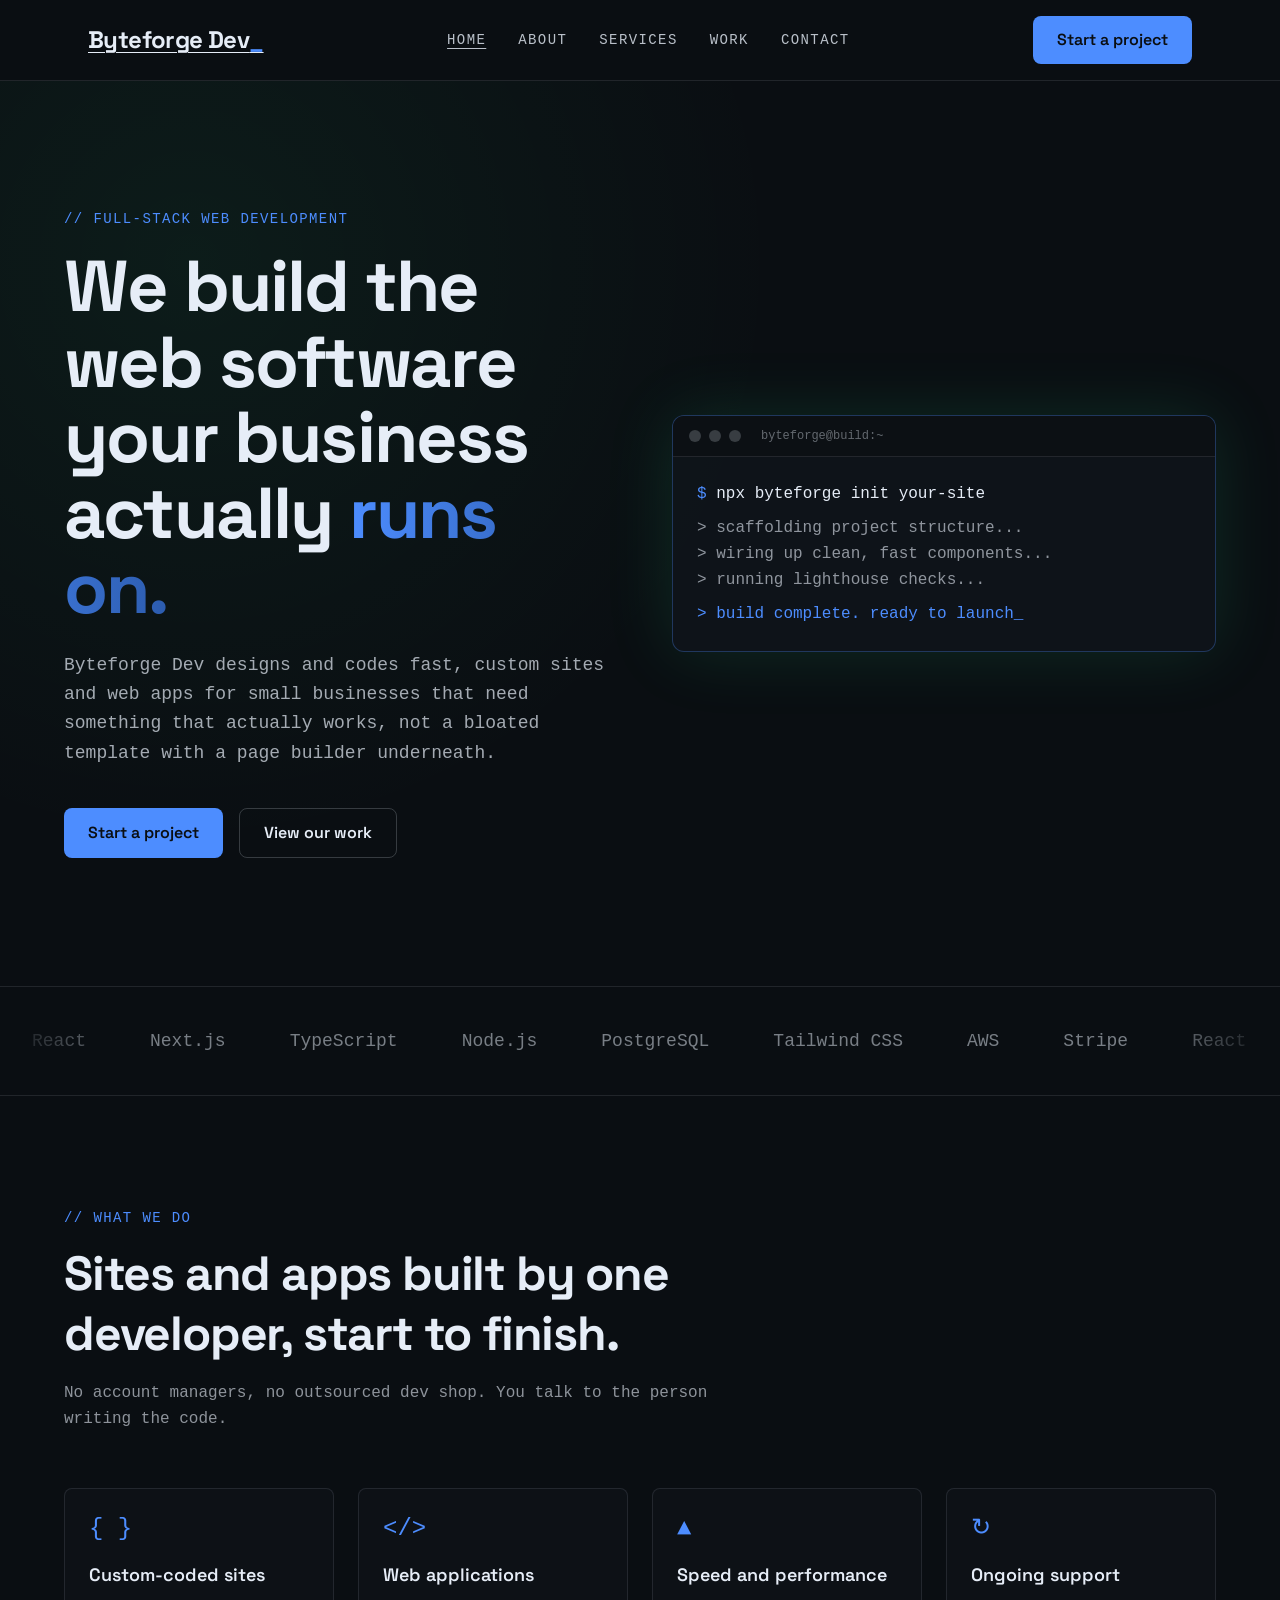
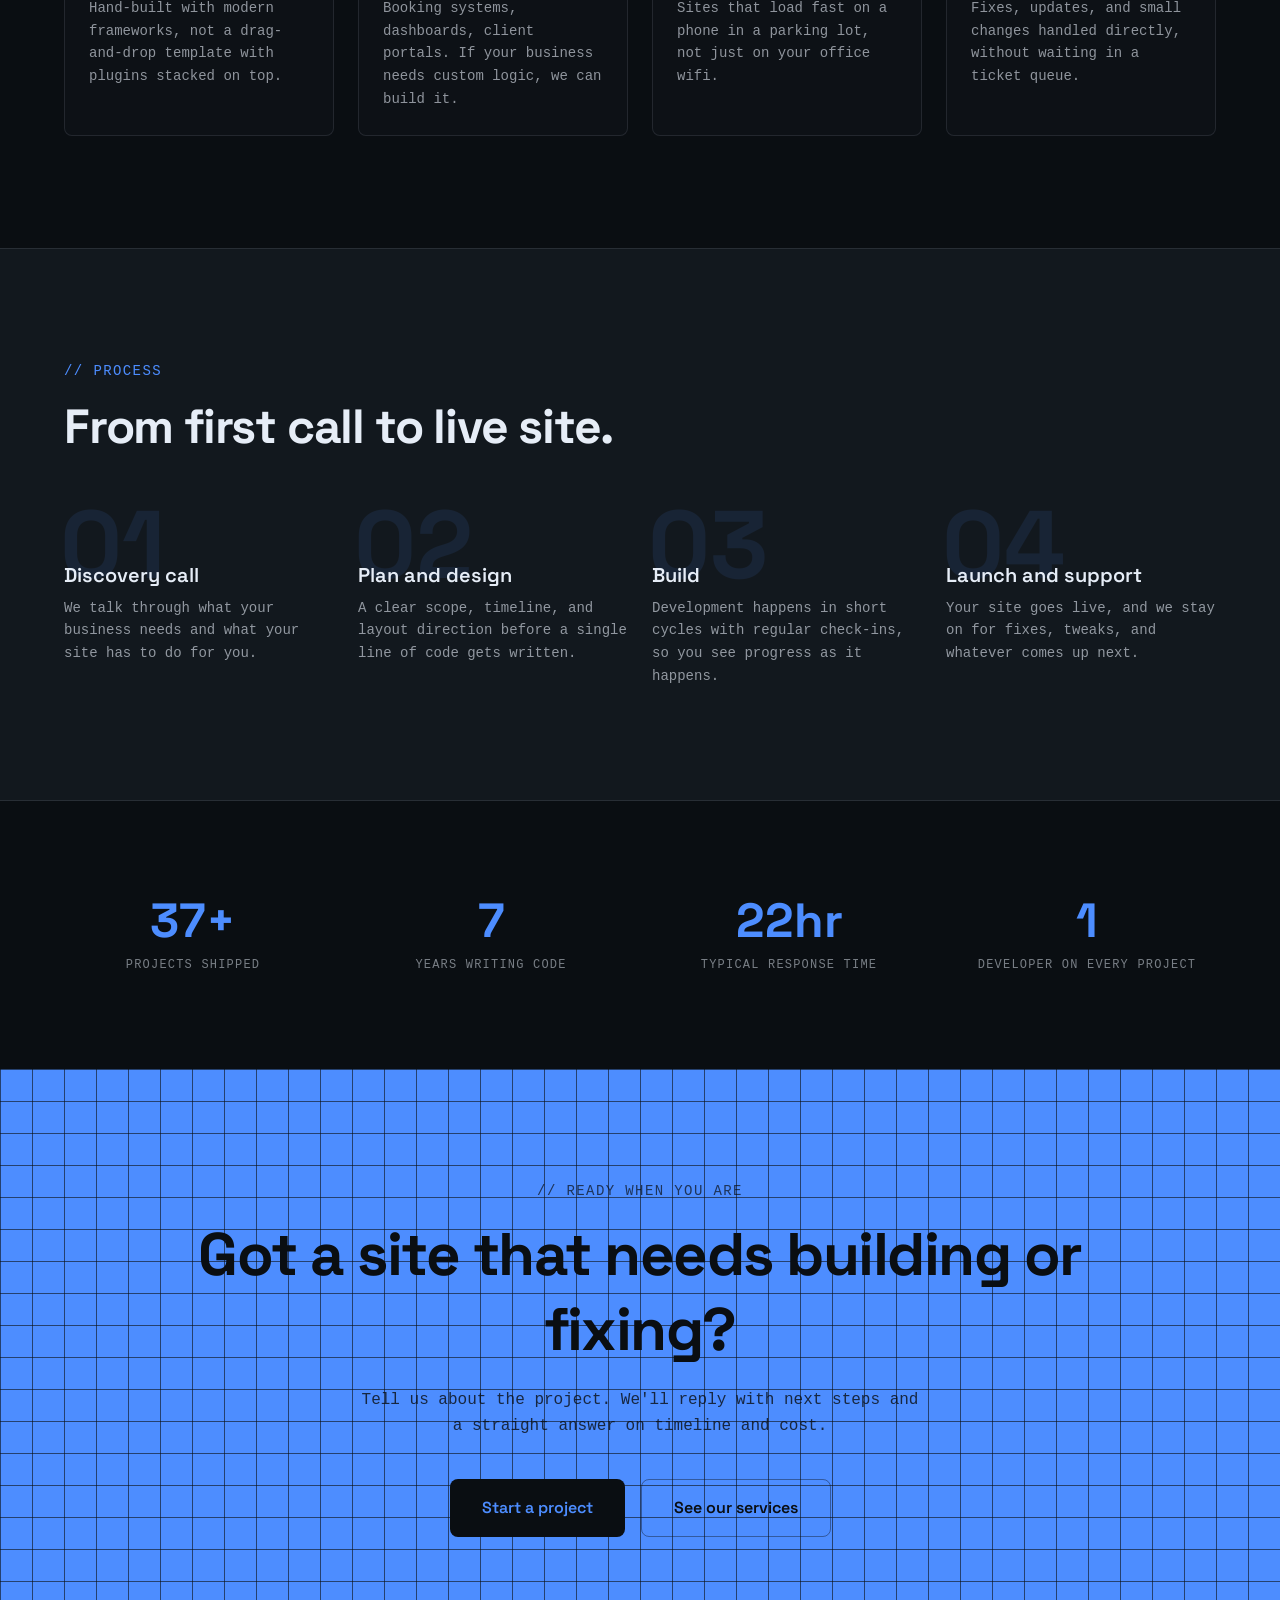
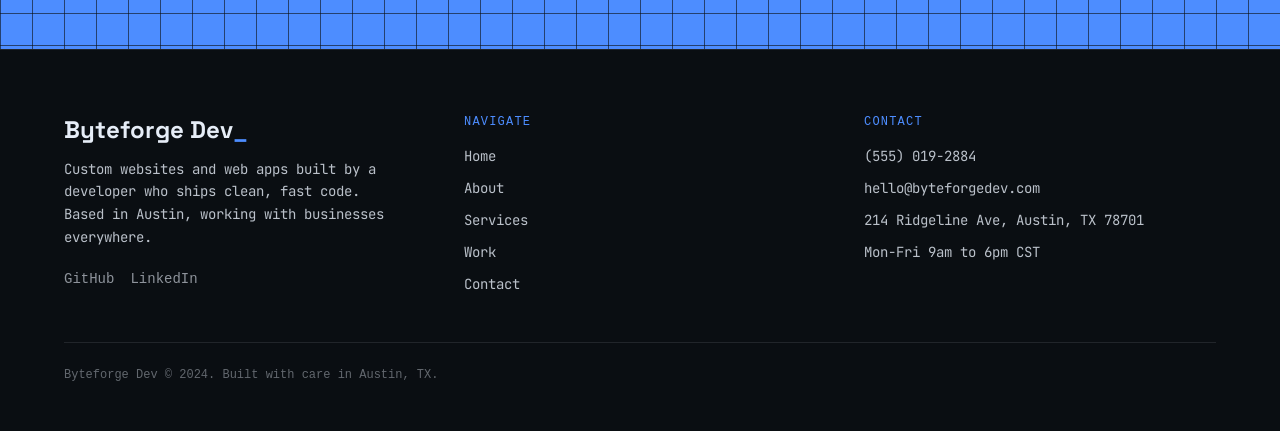
<file: index.html>
<!DOCTYPE html>
<html lang="en">
<head>
<meta charset="utf-8">
<meta name="viewport" content="width=device-width, initial-scale=1">
<title>Byteforge Dev | Custom Web Development That Ships</title>
<meta name="description" content="Byteforge Dev builds fast, custom websites and web applications for businesses that need software they can actually run on. Clean code, honest timelines, no bloat.">
<link rel="canonical" href="https://byteforge-dev-3bdc.sites.tibly.ai/">
<meta property="og:type" content="website">
<meta property="og:url" content="https://byteforge-dev-3bdc.sites.tibly.ai/">
<meta property="og:site_name" content="Byteforge Dev">
<meta property="og:title" content="Byteforge Dev | Custom Web Development That Ships">
<meta property="og:description" content="Byteforge Dev builds fast, custom websites and web applications for businesses that need software they can actually run on. Clean code, honest timelines, no bloat.">
<meta name="twitter:card" content="summary_large_image">
<link rel="icon" href="/favicon.svg" type="image/svg+xml">
<link rel="preconnect" href="https://fonts.googleapis.com">
<link rel="preconnect" href="https://fonts.gstatic.com" crossorigin>
<link href="https://fonts.googleapis.com/css2?family=Space+Grotesk:wght@400;500;600;700&family=JetBrains+Mono:wght@400;500;600&display=swap" rel="stylesheet">
<style>details[open] > *:not(summary){animation:tibly-acc .35s ease}@keyframes tibly-acc{from{opacity:0;transform:translateY(-4px)}}</style>
<style>@media (prefers-reduced-motion:no-preference){.tibly-fx{opacity:0;transform:translateY(24px);transition:opacity .7s ease,transform .7s ease}.tibly-fx.tibly-fx-in{opacity:1;transform:none}}</style>
<script>addEventListener('DOMContentLoaded',function(){if(!('IntersectionObserver' in window))return;var io=new IntersectionObserver(function(es){es.forEach(function(en){if(en.isIntersecting){en.target.classList.add('tibly-fx-in');io.unobserve(en.target)}})},{rootMargin:'0px 0px -8% 0px'});document.querySelectorAll('section[data-block] > *').forEach(function(el){if(el.getBoundingClientRect().top>innerHeight){el.classList.add('tibly-fx');io.observe(el)}})});</script>
<style>.tibly-ba{position:relative;overflow:hidden;--ba:50%}.tibly-ba>img{display:block;width:100%;height:100%;object-fit:cover}.tibly-ba .tibly-ba-before{position:absolute;inset:0;clip-path:inset(0 calc(100% - var(--ba)) 0 0)}.tibly-ba .tibly-ba-before img{display:block;width:100%;height:100%;object-fit:cover}.tibly-ba::after{content:'';position:absolute;top:0;bottom:0;left:var(--ba);width:2px;margin-left:-1px;background:#fff;box-shadow:0 0 6px rgba(0,0,0,.55);pointer-events:none;z-index:1}.tibly-ba::before{content:'';position:absolute;top:50%;left:var(--ba);width:44px;height:44px;transform:translate(-50%,-50%);border-radius:9999px;background:rgba(0,0,0,.75) url("data:image/svg+xml,%3Csvg%20xmlns='http://www.w3.org/2000/svg'%20viewBox='0%200%2024%2024'%20fill='%23fff'%3E%3Cpath%20d='M9%206l-6%206%206%206zM15%206l6%206-6%206z'/%3E%3C/svg%3E") center/22px 22px no-repeat;border:2px solid #fff;box-shadow:0 2px 8px rgba(0,0,0,.4);pointer-events:none;z-index:1}.tibly-ba input[type=range]{position:absolute;inset:0;width:100%;height:100%;margin:0;opacity:0;cursor:ew-resize;-webkit-appearance:none;appearance:none;touch-action:none;z-index:2}[data-lightbox]{cursor:zoom-in}.tibly-lb{position:fixed;inset:0;z-index:9999;background:rgba(0,0,0,.92);display:flex;align-items:center;justify-content:center;cursor:zoom-out;padding:24px}.tibly-lb img{max-width:100%;max-height:100%;object-fit:contain}</style>
<script>document.addEventListener('input',function(e){var t=e.target;if(!t||t.type!=='range')return;var c=t.closest&&t.closest('.tibly-ba');if(c)c.style.setProperty('--ba',t.value+'%')});document.addEventListener('click',function(e){var im=e.target.closest&&e.target.closest('[data-lightbox]');if(!im||!(im.currentSrc||im.src))return;e.preventDefault();var o=document.createElement('div');o.className='tibly-lb';var big=document.createElement('img');big.src=im.currentSrc||im.src;big.alt=im.alt||'';o.appendChild(big);o.addEventListener('click',function(){o.remove()});document.addEventListener('keydown',function esc(ev){if(ev.key==='Escape'){o.remove();document.removeEventListener('keydown',esc)}});document.body.appendChild(o)});document.addEventListener('click',function(e){var x=e.target.closest&&e.target.closest('[data-announce-close]');if(!x)return;var b=x.closest('[data-announce]');if(b){b.style.display='none';try{sessionStorage.setItem('tibly-announce','1')}catch(_){}}});addEventListener('DOMContentLoaded',function(){try{if(sessionStorage.getItem('tibly-announce')==='1'){var b=document.querySelector('[data-announce]');if(b)b.style.display='none'}}catch(_){}if('IntersectionObserver' in window&&!matchMedia('(prefers-reduced-motion:reduce)').matches){var els=document.querySelectorAll('[data-count]');if(els.length){var io=new IntersectionObserver(function(es){es.forEach(function(en){if(!en.isIntersecting)return;io.unobserve(en.target);var el=en.target,s=el.textContent||'',m=s.match(/[\d,]*\d(?:\.\d+)?/);if(!m)return;var raw=m[0],num=parseFloat(raw.replace(/,/g,''));if(!isFinite(num))return;var pre=s.slice(0,m.index),post=s.slice(m.index+raw.length),grp=raw.indexOf(',')>=0,dec=(raw.split('.')[1]||'').length,t0=performance.now();requestAnimationFrame(function tick(now){var p=Math.min((now-t0)/1400,1);p=1-Math.pow(1-p,3);var v=(num*p).toFixed(dec);if(grp)v=Number(v).toLocaleString('en-US',{minimumFractionDigits:dec});el.textContent=pre+v+post;if(p<1)requestAnimationFrame(tick)})})},{rootMargin:'0px 0px -10% 0px'});els.forEach(function(el){io.observe(el)})}}var badge=document.querySelector('[data-tibly-open]');if(badge){var src=document.querySelector('[data-tibly-field="hours"]');var txt=(src&&src.textContent||'').toLowerCase();var days=['sun','mon','tue','wed','thu','fri','sat'];var toMin=function(h,mm,ap){h=+h;mm=+(mm||0);if(ap==='pm'&&h!==12)h+=12;if(ap==='am'&&h===12)h=0;return h*60+mm};var spans=[];var re=/(sun|mon|tue|wed|thu|fri|sat|daily|every ?day)[a-z]*\s*(?:[-\u2013\u2014]\s*(sun|mon|tue|wed|thu|fri|sat)[a-z]*)?\s*:?\s*(\d{1,2})(?::(\d{2}))?\s*(am|pm)?\s*[-\u2013\u2014]\s*(\d{1,2})(?::(\d{2}))?\s*(am|pm)?/g,mm;while((mm=re.exec(txt))){var d1=mm[1].slice(0,3),d2=mm[2],ap1=mm[5]||(mm[8]==='pm'&&+mm[3]<=+mm[6]?'am':mm[8]),o=toMin(mm[3],mm[4],ap1),c=toMin(mm[6],mm[7],mm[8]);var from=d1==='dai'||d1==='eve'?0:days.indexOf(d1),to=d2?days.indexOf(d2.slice(0,3)):(d1==='dai'||d1==='eve'?6:from);if(from<0)continue;for(var d=from;;d=(d+1)%7){spans.push([d,o,c]);if(d===to)break}}if(spans.length){var now=new Date(),cur=now.getDay(),min=now.getHours()*60+now.getMinutes();var open=spans.some(function(s){return s[0]===cur&&min>=s[1]&&min<s[2]});badge.textContent=open?(badge.getAttribute('data-open-text')||'Open now'):(badge.getAttribute('data-closed-text')||'Closed now');badge.setAttribute('data-state',open?'open':'closed');badge.hidden=false}}});</script>
<style>header a[aria-current="page"]:not(:has(img,svg)){text-decoration:underline;text-underline-offset:4px;text-decoration-thickness:1px}</style>
<link rel="stylesheet" href="/styles.css?v=9ce3352d">
</head>
<body>
<!-- block:header -->
<header class="relative bg-surface border-b border-ink/10">
  <div class="mx-auto max-w-6xl px-4 sm:px-6">
    <input type="checkbox" id="nav-open" class="peer sr-only">
    <div class="flex items-center justify-between h-16 md:h-20">
      <a href="/" class="font-display text-xl md:text-2xl font-bold text-ink tracking-tight" aria-current="page">
        <span data-tibly-field="business-name">Byteforge Dev</span><span class="text-brand-400">_</span>
      </a>
      <nav class="hidden md:flex items-center gap-8 font-mono text-sm uppercase tracking-widest text-ink/80">
        <a href="/" class="hover:text-brand-400 transition-colors duration-200" aria-current="page">Home</a>
        <a href="/about" class="hover:text-brand-400 transition-colors duration-200">About</a>
        <a href="/services" class="hover:text-brand-400 transition-colors duration-200">Services</a>
        <a href="/work" class="hover:text-brand-400 transition-colors duration-200">Work</a>
        <a href="/contact" class="hover:text-brand-400 transition-colors duration-200">Contact</a>
      </nav>
      <a href="/contact" class="hidden md:inline-flex btn">Start a project</a>
      <label for="nav-open" class="md:hidden cursor-pointer flex flex-col gap-1.5 w-7" aria-label="Menu">
        <span class="block h-0.5 w-full bg-ink"></span>
        <span class="block h-0.5 w-full bg-ink"></span>
        <span class="block h-0.5 w-full bg-ink"></span>
      </label>
    </div>
  </div>

  <div class="hidden peer-checked:flex md:hidden fixed inset-0 z-50 flex-col bg-surface">
    <div class="flex items-center justify-between px-4 sm:px-6 h-16 border-b border-ink/10">
      <span class="font-display text-xl font-bold text-ink"><span data-tibly-field="business-name">Byteforge Dev</span><span class="text-brand-400">_</span></span>
      <label for="nav-open" aria-label="Close" class="cursor-pointer text-ink text-3xl leading-none">&times;</label>
    </div>
    <nav class="flex-1 flex flex-col items-start justify-center gap-6 px-8 font-display text-3xl">
      <a href="/" class="text-ink hover:text-brand-400 transition-colors duration-200" aria-current="page">Home</a>
      <a href="/about" class="text-ink hover:text-brand-400 transition-colors duration-200">About</a>
      <a href="/services" class="text-ink hover:text-brand-400 transition-colors duration-200">Services</a>
      <a href="/work" class="text-ink hover:text-brand-400 transition-colors duration-200">Work</a>
      <a href="/contact" class="text-ink hover:text-brand-400 transition-colors duration-200">Contact</a>
    </nav>
    <div class="p-8">
      <a href="/contact" class="btn w-full">Start a project</a>
    </div>
  </div>
</header>
<!-- /block:header -->
<!-- block:split-hero -->
<section class="relative bg-surface overflow-hidden py-20 md:py-32 px-4 sm:px-6" data-block="split-hero">
  <div class="absolute inset-0 bg-[radial-gradient(circle_at_15%_20%,rgba(51,255,153,0.06),transparent_45%)] pointer-events-none"></div>
  <div class="relative mx-auto max-w-6xl grid grid-cols-1 md:grid-cols-2 gap-16 items-center">
    <div>
      <p class="font-mono text-sm uppercase tracking-widest text-brand-400 mb-5">// full-stack web development</p>
      <h1 class="font-display text-4xl md:text-6xl lg:text-7xl font-bold leading-[1.05] tracking-tight text-ink">
        We build the web software your business actually
        <span class="bg-gradient-to-r from-brand-400 to-brand-600 bg-clip-text text-transparent">runs on.</span>
      </h1>
      <p class="mt-6 font-mono text-base md:text-lg text-ink/70 max-w-prose leading-relaxed">
        <span data-tibly-field="business-name">Byteforge Dev</span> designs and codes fast, custom sites and web apps for small businesses that need something that actually works, not a bloated template with a page builder underneath.
      </p>
      <div class="mt-10 flex flex-wrap gap-4">
        <a href="/contact" class="btn">Start a project</a>
        <a href="/work" class="btn-secondary">View our work</a>
      </div>
    </div>

    <div class="mx-6 sm:mx-8 md:mx-0">
      <div class="rounded-lg border border-brand-400/30 bg-brand-900/60 shadow-[0_0_70px_rgba(51,255,153,0.12)] overflow-hidden">
        <div class="flex items-center gap-2 px-4 py-3 border-b border-ink/10 bg-surface/60">
          <span class="w-3 h-3 rounded-full bg-ink/20"></span>
          <span class="w-3 h-3 rounded-full bg-ink/20"></span>
          <span class="w-3 h-3 rounded-full bg-ink/20"></span>
          <span class="ml-3 font-mono text-xs text-ink/40">byteforge@build:~</span>
        </div>
        <div class="p-6 font-mono text-sm md:text-base leading-relaxed">
          <p><span class="text-brand-400">$</span> <span class="text-ink">npx byteforge init your-site</span></p>
          <p class="text-ink/60 mt-2">&gt; scaffolding project structure...</p>
          <p class="text-ink/60">&gt; wiring up clean, fast components...</p>
          <p class="text-ink/60">&gt; running lighthouse checks...</p>
          <p class="mt-2 text-brand-400">&gt; build complete. ready to launch<span class="animate-pulse-soft">_</span></p>
        </div>
      </div>
    </div>
  </div>
</section>
<!-- /block:split-hero -->
<!-- block:trust-bar -->
<section class="relative bg-surface border-y border-ink/10 py-10 overflow-hidden" data-block="trust-bar">
  <div class="relative">
    <div class="absolute inset-y-0 left-0 w-16 sm:w-32 bg-gradient-to-r from-surface to-transparent z-10 pointer-events-none"></div>
    <div class="absolute inset-y-0 right-0 w-16 sm:w-32 bg-gradient-to-l from-surface to-transparent z-10 pointer-events-none"></div>
    <div class="flex w-max animate-marquee">
      <div class="flex items-center gap-16 px-8 shrink-0">
        <span class="font-mono text-lg text-ink/50 whitespace-nowrap">React</span>
        <span class="font-mono text-lg text-ink/50 whitespace-nowrap">Next.js</span>
        <span class="font-mono text-lg text-ink/50 whitespace-nowrap">TypeScript</span>
        <span class="font-mono text-lg text-ink/50 whitespace-nowrap">Node.js</span>
        <span class="font-mono text-lg text-ink/50 whitespace-nowrap">PostgreSQL</span>
        <span class="font-mono text-lg text-ink/50 whitespace-nowrap">Tailwind CSS</span>
        <span class="font-mono text-lg text-ink/50 whitespace-nowrap">AWS</span>
        <span class="font-mono text-lg text-ink/50 whitespace-nowrap">Stripe</span>
      </div>
      <div class="flex items-center gap-16 px-8 shrink-0" aria-hidden="true">
        <span class="font-mono text-lg text-ink/50 whitespace-nowrap">React</span>
        <span class="font-mono text-lg text-ink/50 whitespace-nowrap">Next.js</span>
        <span class="font-mono text-lg text-ink/50 whitespace-nowrap">TypeScript</span>
        <span class="font-mono text-lg text-ink/50 whitespace-nowrap">Node.js</span>
        <span class="font-mono text-lg text-ink/50 whitespace-nowrap">PostgreSQL</span>
        <span class="font-mono text-lg text-ink/50 whitespace-nowrap">Tailwind CSS</span>
        <span class="font-mono text-lg text-ink/50 whitespace-nowrap">AWS</span>
        <span class="font-mono text-lg text-ink/50 whitespace-nowrap">Stripe</span>
      </div>
    </div>
  </div>
</section>
<!-- /block:trust-bar -->
<!-- block:feature-grid -->
<section class="bg-surface py-20 md:py-28 px-4 sm:px-6" data-block="feature-grid">
  <div class="mx-auto max-w-6xl">
    <div class="max-w-2xl mb-14">
      <p class="font-mono text-sm uppercase tracking-widest text-brand-400 mb-4">// what we do</p>
      <h2 class="font-display text-3xl md:text-5xl font-bold text-ink tracking-tight leading-tight">Sites and apps built by one developer, start to finish.</h2>
      <p class="mt-4 font-mono text-ink/60 leading-relaxed">No account managers, no outsourced dev shop. You talk to the person writing the code.</p>
    </div>
    <div class="grid grid-cols-1 md:grid-cols-2 lg:grid-cols-4 gap-6">
      <div class="card hover:border-brand-400/40 transition-colors duration-200">
        <p class="font-mono text-2xl text-brand-400 mb-4">{ }</p>
        <h3 class="font-display text-lg font-semibold text-ink mb-2">Custom-coded sites</h3>
        <p class="font-mono text-sm text-ink/60 leading-relaxed">Hand-built with modern frameworks, not a drag-and-drop template with plugins stacked on top.</p>
      </div>
      <div class="card hover:border-brand-400/40 transition-colors duration-200">
        <p class="font-mono text-2xl text-brand-400 mb-4">&lt;/&gt;</p>
        <h3 class="font-display text-lg font-semibold text-ink mb-2">Web applications</h3>
        <p class="font-mono text-sm text-ink/60 leading-relaxed">Booking systems, dashboards, client portals. If your business needs custom logic, we can build it.</p>
      </div>
      <div class="card hover:border-brand-400/40 transition-colors duration-200">
        <p class="font-mono text-2xl text-brand-400 mb-4">▲</p>
        <h3 class="font-display text-lg font-semibold text-ink mb-2">Speed and performance</h3>
        <p class="font-mono text-sm text-ink/60 leading-relaxed">Sites that load fast on a phone in a parking lot, not just on your office wifi.</p>
      </div>
      <div class="card hover:border-brand-400/40 transition-colors duration-200">
        <p class="font-mono text-2xl text-brand-400 mb-4">↻</p>
        <h3 class="font-display text-lg font-semibold text-ink mb-2">Ongoing support</h3>
        <p class="font-mono text-sm text-ink/60 leading-relaxed">Fixes, updates, and small changes handled directly, without waiting in a ticket queue.</p>
      </div>
    </div>
  </div>
</section>
<!-- /block:feature-grid -->
<!-- block:how-it-works -->
<section class="bg-brand-900 border-y border-ink/10 py-20 md:py-28 px-4 sm:px-6" data-block="how-it-works">
  <div class="mx-auto max-w-6xl">
    <div class="max-w-2xl mb-16">
      <p class="font-mono text-sm uppercase tracking-widest text-brand-400 mb-4">// process</p>
      <h2 class="font-display text-3xl md:text-5xl font-bold text-ink tracking-tight leading-tight">From first call to live site.</h2>
    </div>
    <div class="grid grid-cols-1 md:grid-cols-4 gap-10 md:gap-6">
      <div class="relative">
        <span class="absolute -top-6 -left-1 font-display text-7xl md:text-8xl font-bold text-brand-400/10 select-none">01</span>
        <div class="relative pt-10">
          <h3 class="font-display text-xl font-semibold text-ink mb-2">Discovery call</h3>
          <p class="font-mono text-sm text-ink/60 leading-relaxed">We talk through what your business needs and what your site has to do for you.</p>
        </div>
      </div>
      <div class="relative">
        <span class="absolute -top-6 -left-1 font-display text-7xl md:text-8xl font-bold text-brand-400/10 select-none">02</span>
        <div class="relative pt-10">
          <h3 class="font-display text-xl font-semibold text-ink mb-2">Plan and design</h3>
          <p class="font-mono text-sm text-ink/60 leading-relaxed">A clear scope, timeline, and layout direction before a single line of code gets written.</p>
        </div>
      </div>
      <div class="relative">
        <span class="absolute -top-6 -left-1 font-display text-7xl md:text-8xl font-bold text-brand-400/10 select-none">03</span>
        <div class="relative pt-10">
          <h3 class="font-display text-xl font-semibold text-ink mb-2">Build</h3>
          <p class="font-mono text-sm text-ink/60 leading-relaxed">Development happens in short cycles with regular check-ins, so you see progress as it happens.</p>
        </div>
      </div>
      <div class="relative">
        <span class="absolute -top-6 -left-1 font-display text-7xl md:text-8xl font-bold text-brand-400/10 select-none">04</span>
        <div class="relative pt-10">
          <h3 class="font-display text-xl font-semibold text-ink mb-2">Launch and support</h3>
          <p class="font-mono text-sm text-ink/60 leading-relaxed">Your site goes live, and we stay on for fixes, tweaks, and whatever comes up next.</p>
        </div>
      </div>
    </div>
  </div>
</section>
<!-- /block:how-it-works -->
<!-- block:metric-band -->
<section class="bg-surface py-20 md:py-24 px-4 sm:px-6" data-block="metric-band">
  <div class="mx-auto max-w-6xl grid grid-cols-2 md:grid-cols-4 gap-10 text-center">
    <div>
      <p class="font-display text-4xl md:text-5xl font-bold text-brand-400"><span data-count>40+</span></p>
      <p class="font-mono text-xs uppercase tracking-widest text-ink/50 mt-3">Projects shipped</p>
    </div>
    <div>
      <p class="font-display text-4xl md:text-5xl font-bold text-brand-400"><span data-count>7</span></p>
      <p class="font-mono text-xs uppercase tracking-widest text-ink/50 mt-3">Years writing code</p>
    </div>
    <div>
      <p class="font-display text-4xl md:text-5xl font-bold text-brand-400"><span data-count>24</span>hr</p>
      <p class="font-mono text-xs uppercase tracking-widest text-ink/50 mt-3">Typical response time</p>
    </div>
    <div>
      <p class="font-display text-4xl md:text-5xl font-bold text-brand-400"><span data-count>1</span></p>
      <p class="font-mono text-xs uppercase tracking-widest text-ink/50 mt-3">Developer on every project</p>
    </div>
  </div>
</section>
<!-- /block:metric-band -->
<!-- block:cta-banner -->
<section class="relative bg-brand-400 py-20 md:py-28 px-4 sm:px-6 overflow-hidden" data-block="cta-banner">
  <div class="absolute inset-0 opacity-10 bg-[linear-gradient(rgba(10,14,15,0.6)_1px,transparent_1px),linear-gradient(90deg,rgba(10,14,15,0.6)_1px,transparent_1px)] bg-[size:32px_32px] pointer-events-none"></div>
  <div class="relative mx-auto max-w-4xl text-center">
    <p class="font-mono text-sm uppercase tracking-widest text-surface/70 mb-4">// ready when you are</p>
    <h2 class="font-display text-3xl md:text-6xl font-bold text-surface tracking-tight leading-tight">Got a site that needs building or fixing?</h2>
    <p class="mt-5 font-mono text-surface/80 max-w-xl mx-auto leading-relaxed">Tell us about the project. We'll reply with next steps and a straight answer on timeline and cost.</p>
    <div class="mt-10 flex flex-wrap justify-center gap-4">
      <a href="/contact" class="inline-flex items-center justify-center gap-2 bg-surface text-brand-400 font-display font-semibold px-8 py-4 rounded-md hover:bg-brand-900 transition-colors duration-200">Start a project</a>
      <a href="/services" class="inline-flex items-center justify-center gap-2 border border-surface/40 text-surface font-display font-semibold px-8 py-4 rounded-md hover:border-surface transition-colors duration-200">See our services</a>
    </div>
  </div>
</section>
<!-- /block:cta-banner -->
<!-- block:footer -->
<footer class="relative bg-surface border-t border-ink/10 pt-16 pb-24 md:pb-12 px-4 sm:px-6">
  <div class="mx-auto max-w-6xl grid grid-cols-1 md:grid-cols-3 gap-12 font-body text-ink/80">
    <div>
      <p class="font-display text-2xl font-bold text-ink mb-3"><span data-tibly-field="business-name">Byteforge Dev</span><span class="text-brand-400">_</span></p>
      <p class="text-sm leading-relaxed max-w-xs">Custom websites and web apps built by a developer who ships clean, fast code. Based in Austin, working with businesses everywhere.</p>
      <div data-tibly-field="links" class="flex gap-4 mt-5">
        <a href="https://github.com" class="text-ink/60 hover:text-brand-400 text-sm font-mono transition-colors duration-200">GitHub</a>
        <a href="https://linkedin.com" class="text-ink/60 hover:text-brand-400 text-sm font-mono transition-colors duration-200">LinkedIn</a>
      </div>
    </div>
    <div>
      <p class="font-mono text-xs uppercase tracking-widest text-brand-400 mb-4">Navigate</p>
      <nav class="flex flex-col gap-3 text-sm">
        <a href="/" class="hover:text-brand-400 transition-colors duration-200">Home</a>
        <a href="/about" class="hover:text-brand-400 transition-colors duration-200">About</a>
        <a href="/services" class="hover:text-brand-400 transition-colors duration-200">Services</a>
        <a href="/work" class="hover:text-brand-400 transition-colors duration-200">Work</a>
        <a href="/contact" class="hover:text-brand-400 transition-colors duration-200">Contact</a>
      </nav>
    </div>
    <div>
      <p class="font-mono text-xs uppercase tracking-widest text-brand-400 mb-4">Contact</p>
      <ul class="flex flex-col gap-3 text-sm">
        <li><a href="tel:+15550192884" data-tibly-field="phone" class="hover:text-brand-400 transition-colors duration-200">(555) 019-2884</a></li>
        <li><a href="mailto:hello@byteforgedev.com" data-tibly-field="email" class="hover:text-brand-400 transition-colors duration-200 break-words">hello@byteforgedev.com</a></li>
        <li><span data-tibly-field="address">214 Ridgeline Ave, Austin, TX 78701</span></li>
        <li><span data-tibly-field="hours">Mon-Fri 9am to 6pm CST</span></li>
      </ul>
    </div>
  </div>
  <div class="mx-auto max-w-6xl mt-12 pt-6 border-t border-ink/10 text-xs font-mono text-ink/40">
    <span data-tibly-field="business-name">Byteforge Dev</span> &copy; 2024. Built with care in Austin, TX.
  </div>

  <div class="md:hidden fixed bottom-0 inset-x-0 z-40 bg-surface border-t border-ink/10">
    <a href="tel:+15550192884" data-tibly-field="phone" class="flex items-center justify-center w-full bg-brand-400 text-surface font-display font-semibold text-base py-4">Call (555) 019-2884</a>
  </div>
</footer>
<!-- /block:footer -->
  <script async src="https://api.tibly.ai/widget/v1.js"></script>
</body>
</html>
</file>
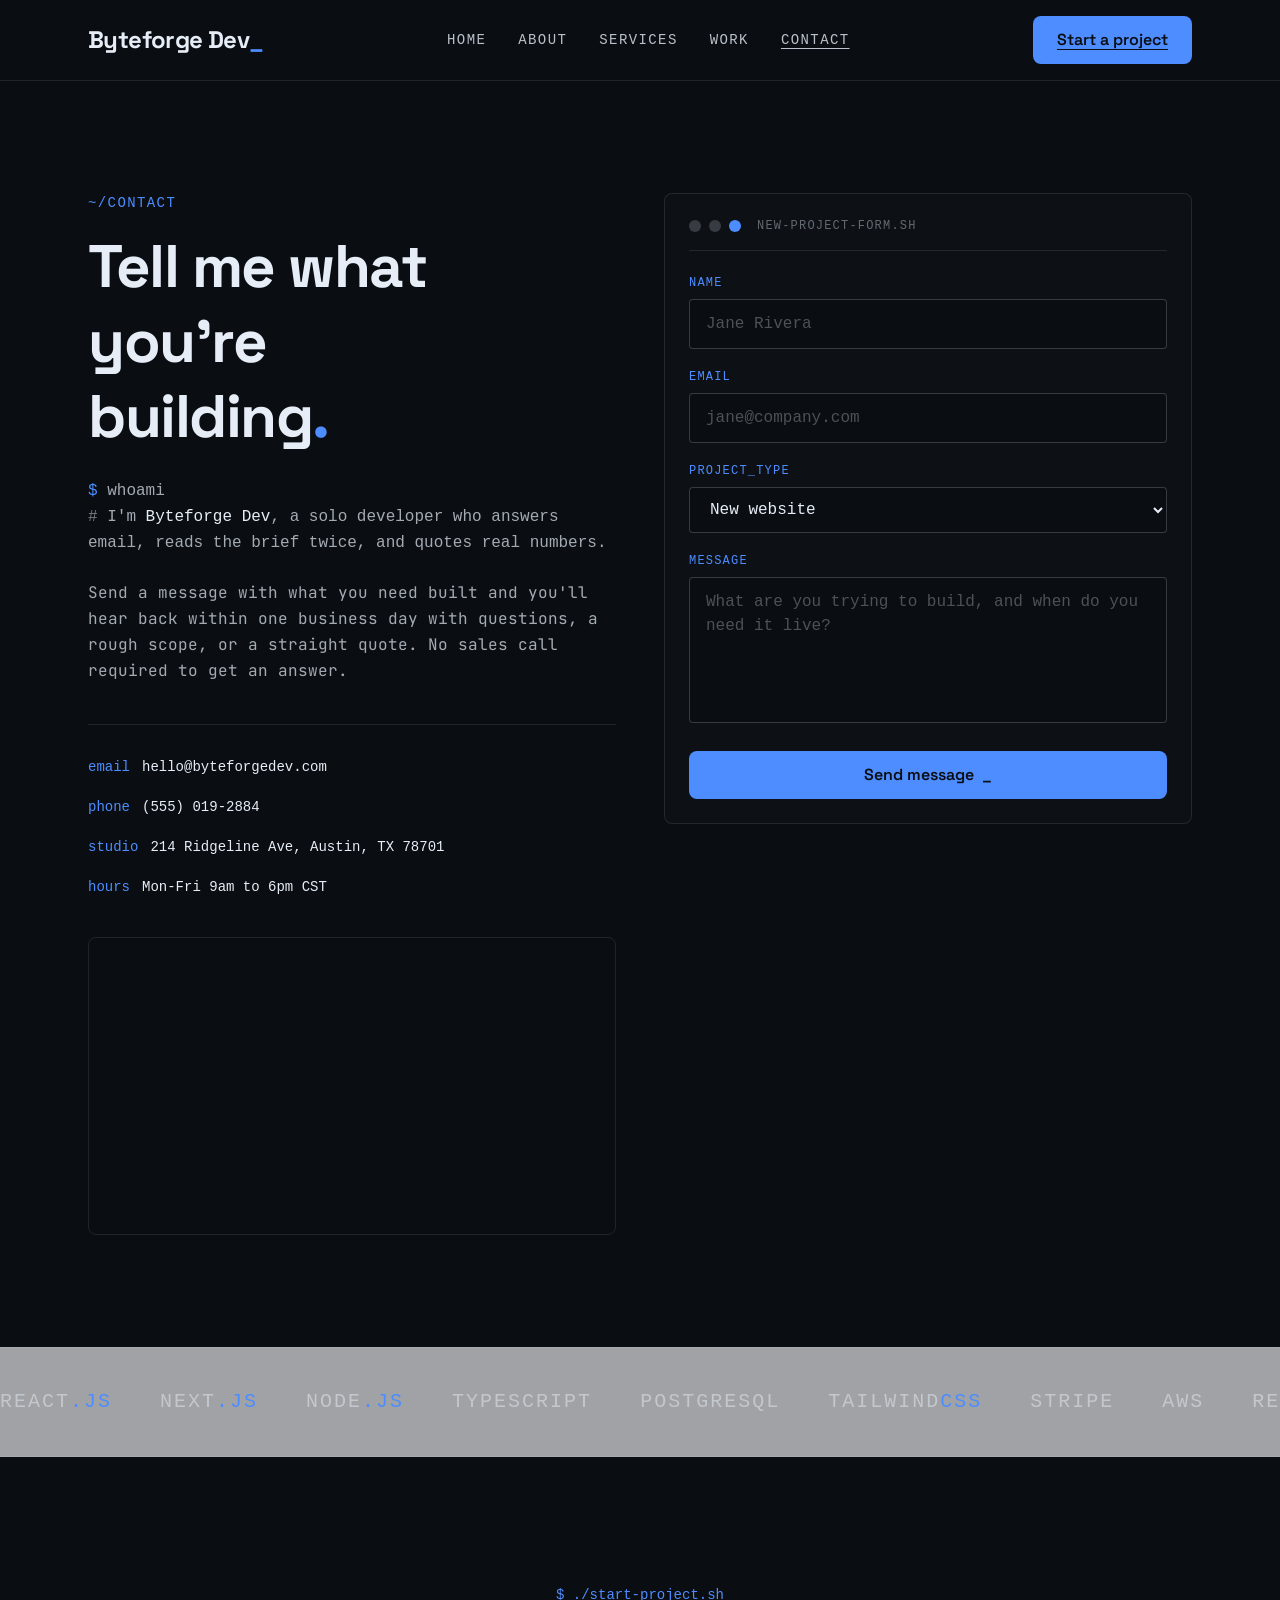
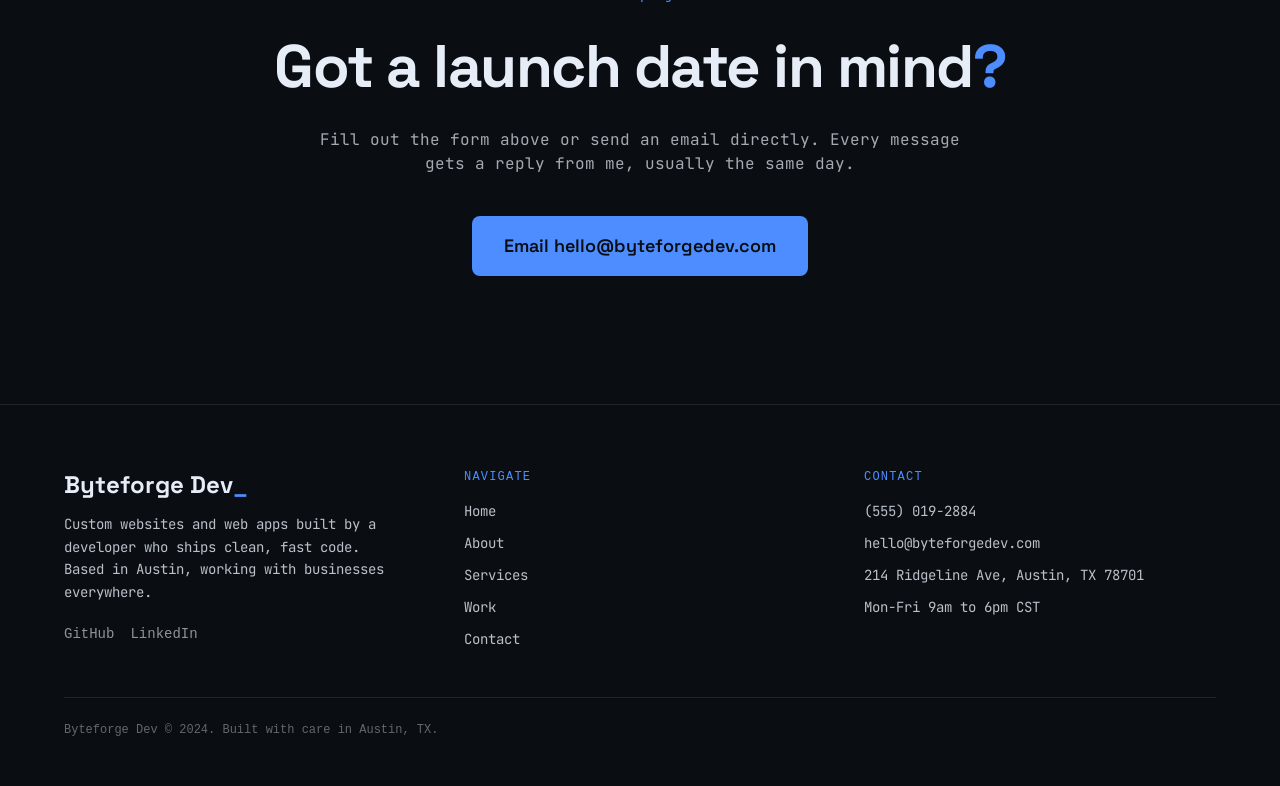
<file: contact.html>
<!DOCTYPE html>
<html lang="en">
<head>
<meta charset="utf-8">
<meta name="viewport" content="width=device-width, initial-scale=1">
<title>Contact | Byteforge Dev</title>
<meta name="description" content="Reach out to Byteforge Dev about a new website, web app, or redesign. Send project details and get a reply within one business day.">
<link rel="canonical" href="https://byteforge-dev-3bdc.sites.tibly.ai/contact">
<meta property="og:type" content="website">
<meta property="og:url" content="https://byteforge-dev-3bdc.sites.tibly.ai/contact">
<meta property="og:site_name" content="Byteforge Dev">
<meta property="og:title" content="Contact | Byteforge Dev">
<meta property="og:description" content="Reach out to Byteforge Dev about a new website, web app, or redesign. Send project details and get a reply within one business day.">
<meta name="twitter:card" content="summary_large_image">
<link rel="icon" href="/favicon.svg" type="image/svg+xml">
<link rel="preconnect" href="https://fonts.googleapis.com">
<link rel="preconnect" href="https://fonts.gstatic.com" crossorigin>
<link href="https://fonts.googleapis.com/css2?family=Space+Grotesk:wght@400;500;600;700&family=JetBrains+Mono:wght@400;500;600&display=swap" rel="stylesheet">
<style>details[open] > *:not(summary){animation:tibly-acc .35s ease}@keyframes tibly-acc{from{opacity:0;transform:translateY(-4px)}}</style>
<style>@media (prefers-reduced-motion:no-preference){.tibly-fx{opacity:0;transform:translateY(24px);transition:opacity .7s ease,transform .7s ease}.tibly-fx.tibly-fx-in{opacity:1;transform:none}}</style>
<script>addEventListener('DOMContentLoaded',function(){if(!('IntersectionObserver' in window))return;var io=new IntersectionObserver(function(es){es.forEach(function(en){if(en.isIntersecting){en.target.classList.add('tibly-fx-in');io.unobserve(en.target)}})},{rootMargin:'0px 0px -8% 0px'});document.querySelectorAll('section[data-block] > *').forEach(function(el){if(el.getBoundingClientRect().top>innerHeight){el.classList.add('tibly-fx');io.observe(el)}})});</script>
<style>.tibly-ba{position:relative;overflow:hidden;--ba:50%}.tibly-ba>img{display:block;width:100%;height:100%;object-fit:cover}.tibly-ba .tibly-ba-before{position:absolute;inset:0;clip-path:inset(0 calc(100% - var(--ba)) 0 0)}.tibly-ba .tibly-ba-before img{display:block;width:100%;height:100%;object-fit:cover}.tibly-ba::after{content:'';position:absolute;top:0;bottom:0;left:var(--ba);width:2px;margin-left:-1px;background:#fff;box-shadow:0 0 6px rgba(0,0,0,.55);pointer-events:none;z-index:1}.tibly-ba::before{content:'';position:absolute;top:50%;left:var(--ba);width:44px;height:44px;transform:translate(-50%,-50%);border-radius:9999px;background:rgba(0,0,0,.75) url("data:image/svg+xml,%3Csvg%20xmlns='http://www.w3.org/2000/svg'%20viewBox='0%200%2024%2024'%20fill='%23fff'%3E%3Cpath%20d='M9%206l-6%206%206%206zM15%206l6%206-6%206z'/%3E%3C/svg%3E") center/22px 22px no-repeat;border:2px solid #fff;box-shadow:0 2px 8px rgba(0,0,0,.4);pointer-events:none;z-index:1}.tibly-ba input[type=range]{position:absolute;inset:0;width:100%;height:100%;margin:0;opacity:0;cursor:ew-resize;-webkit-appearance:none;appearance:none;touch-action:none;z-index:2}[data-lightbox]{cursor:zoom-in}.tibly-lb{position:fixed;inset:0;z-index:9999;background:rgba(0,0,0,.92);display:flex;align-items:center;justify-content:center;cursor:zoom-out;padding:24px}.tibly-lb img{max-width:100%;max-height:100%;object-fit:contain}</style>
<script>document.addEventListener('input',function(e){var t=e.target;if(!t||t.type!=='range')return;var c=t.closest&&t.closest('.tibly-ba');if(c)c.style.setProperty('--ba',t.value+'%')});document.addEventListener('click',function(e){var im=e.target.closest&&e.target.closest('[data-lightbox]');if(!im||!(im.currentSrc||im.src))return;e.preventDefault();var o=document.createElement('div');o.className='tibly-lb';var big=document.createElement('img');big.src=im.currentSrc||im.src;big.alt=im.alt||'';o.appendChild(big);o.addEventListener('click',function(){o.remove()});document.addEventListener('keydown',function esc(ev){if(ev.key==='Escape'){o.remove();document.removeEventListener('keydown',esc)}});document.body.appendChild(o)});document.addEventListener('click',function(e){var x=e.target.closest&&e.target.closest('[data-announce-close]');if(!x)return;var b=x.closest('[data-announce]');if(b){b.style.display='none';try{sessionStorage.setItem('tibly-announce','1')}catch(_){}}});addEventListener('DOMContentLoaded',function(){try{if(sessionStorage.getItem('tibly-announce')==='1'){var b=document.querySelector('[data-announce]');if(b)b.style.display='none'}}catch(_){}if('IntersectionObserver' in window&&!matchMedia('(prefers-reduced-motion:reduce)').matches){var els=document.querySelectorAll('[data-count]');if(els.length){var io=new IntersectionObserver(function(es){es.forEach(function(en){if(!en.isIntersecting)return;io.unobserve(en.target);var el=en.target,s=el.textContent||'',m=s.match(/[\d,]*\d(?:\.\d+)?/);if(!m)return;var raw=m[0],num=parseFloat(raw.replace(/,/g,''));if(!isFinite(num))return;var pre=s.slice(0,m.index),post=s.slice(m.index+raw.length),grp=raw.indexOf(',')>=0,dec=(raw.split('.')[1]||'').length,t0=performance.now();requestAnimationFrame(function tick(now){var p=Math.min((now-t0)/1400,1);p=1-Math.pow(1-p,3);var v=(num*p).toFixed(dec);if(grp)v=Number(v).toLocaleString('en-US',{minimumFractionDigits:dec});el.textContent=pre+v+post;if(p<1)requestAnimationFrame(tick)})})},{rootMargin:'0px 0px -10% 0px'});els.forEach(function(el){io.observe(el)})}}var badge=document.querySelector('[data-tibly-open]');if(badge){var src=document.querySelector('[data-tibly-field="hours"]');var txt=(src&&src.textContent||'').toLowerCase();var days=['sun','mon','tue','wed','thu','fri','sat'];var toMin=function(h,mm,ap){h=+h;mm=+(mm||0);if(ap==='pm'&&h!==12)h+=12;if(ap==='am'&&h===12)h=0;return h*60+mm};var spans=[];var re=/(sun|mon|tue|wed|thu|fri|sat|daily|every ?day)[a-z]*\s*(?:[-\u2013\u2014]\s*(sun|mon|tue|wed|thu|fri|sat)[a-z]*)?\s*:?\s*(\d{1,2})(?::(\d{2}))?\s*(am|pm)?\s*[-\u2013\u2014]\s*(\d{1,2})(?::(\d{2}))?\s*(am|pm)?/g,mm;while((mm=re.exec(txt))){var d1=mm[1].slice(0,3),d2=mm[2],ap1=mm[5]||(mm[8]==='pm'&&+mm[3]<=+mm[6]?'am':mm[8]),o=toMin(mm[3],mm[4],ap1),c=toMin(mm[6],mm[7],mm[8]);var from=d1==='dai'||d1==='eve'?0:days.indexOf(d1),to=d2?days.indexOf(d2.slice(0,3)):(d1==='dai'||d1==='eve'?6:from);if(from<0)continue;for(var d=from;;d=(d+1)%7){spans.push([d,o,c]);if(d===to)break}}if(spans.length){var now=new Date(),cur=now.getDay(),min=now.getHours()*60+now.getMinutes();var open=spans.some(function(s){return s[0]===cur&&min>=s[1]&&min<s[2]});badge.textContent=open?(badge.getAttribute('data-open-text')||'Open now'):(badge.getAttribute('data-closed-text')||'Closed now');badge.setAttribute('data-state',open?'open':'closed');badge.hidden=false}}});</script>
<style>header a[aria-current="page"]:not(:has(img,svg)){text-decoration:underline;text-underline-offset:4px;text-decoration-thickness:1px}</style>
<link rel="stylesheet" href="/styles.css?v=9ce3352d">
</head>
<body>
<!-- block:header -->
<header class="relative bg-surface border-b border-ink/10">
  <div class="mx-auto max-w-6xl px-4 sm:px-6">
    <input type="checkbox" id="nav-open" class="peer sr-only">
    <div class="flex items-center justify-between h-16 md:h-20">
      <a href="/" class="font-display text-xl md:text-2xl font-bold text-ink tracking-tight">
        <span data-tibly-field="business-name">Byteforge Dev</span><span class="text-brand-400">_</span>
      </a>
      <nav class="hidden md:flex items-center gap-8 font-mono text-sm uppercase tracking-widest text-ink/80">
        <a href="/" class="hover:text-brand-400 transition-colors duration-200">Home</a>
        <a href="/about" class="hover:text-brand-400 transition-colors duration-200">About</a>
        <a href="/services" class="hover:text-brand-400 transition-colors duration-200">Services</a>
        <a href="/work" class="hover:text-brand-400 transition-colors duration-200">Work</a>
        <a href="/contact" class="hover:text-brand-400 transition-colors duration-200" aria-current="page">Contact</a>
      </nav>
      <a href="/contact" class="hidden md:inline-flex btn" aria-current="page">Start a project</a>
      <label for="nav-open" class="md:hidden cursor-pointer flex flex-col gap-1.5 w-7" aria-label="Menu">
        <span class="block h-0.5 w-full bg-ink"></span>
        <span class="block h-0.5 w-full bg-ink"></span>
        <span class="block h-0.5 w-full bg-ink"></span>
      </label>
    </div>
  </div>

  <div class="hidden peer-checked:flex md:hidden fixed inset-0 z-50 flex-col bg-surface">
    <div class="flex items-center justify-between px-4 sm:px-6 h-16 border-b border-ink/10">
      <span class="font-display text-xl font-bold text-ink"><span data-tibly-field="business-name">Byteforge Dev</span><span class="text-brand-400">_</span></span>
      <label for="nav-open" aria-label="Close" class="cursor-pointer text-ink text-3xl leading-none">&times;</label>
    </div>
    <nav class="flex-1 flex flex-col items-start justify-center gap-6 px-8 font-display text-3xl">
      <a href="/" class="text-ink hover:text-brand-400 transition-colors duration-200">Home</a>
      <a href="/about" class="text-ink hover:text-brand-400 transition-colors duration-200">About</a>
      <a href="/services" class="text-ink hover:text-brand-400 transition-colors duration-200">Services</a>
      <a href="/work" class="text-ink hover:text-brand-400 transition-colors duration-200">Work</a>
      <a href="/contact" class="text-ink hover:text-brand-400 transition-colors duration-200" aria-current="page">Contact</a>
    </nav>
    <div class="p-8">
      <a href="/contact" class="btn w-full" aria-current="page">Start a project</a>
    </div>
  </div>
</header>
<!-- /block:header -->
<!-- block:split-hero -->
<section class="bg-surface" data-block="split-hero">
  <div class="mx-auto max-w-6xl px-4 sm:px-6 py-20 md:py-28 grid grid-cols-1 lg:grid-cols-2 gap-16 lg:gap-12 items-start">
    <div>
      <p class="font-mono text-sm uppercase tracking-widest text-brand-400 mb-4">~/contact</p>
      <h1 class="font-display text-4xl md:text-6xl font-bold text-ink leading-tight tracking-tight mb-6">
        Tell me what you're<br>building<span class="text-brand-400">.</span>
      </h1>
      <p class="font-mono text-sm md:text-base text-ink/70 mb-6 leading-relaxed">
        <span class="text-brand-400">$</span> whoami<br>
        <span class="text-ink/50"># </span>I'm <span data-tibly-field="business-name" class="text-ink">Byteforge Dev</span>, a solo developer who answers email, reads the brief twice, and quotes real numbers.
      </p>
      <p class="text-ink/70 font-body text-sm md:text-base max-w-prose leading-relaxed mb-10">
        Send a message with what you need built and you'll hear back within one business day with questions, a rough scope, or a straight quote. No sales call required to get an answer.
      </p>

      <div class="space-y-5 font-mono text-sm border-t border-ink/10 pt-8">
        <div class="flex flex-wrap items-center gap-3">
          <span class="text-brand-400">email</span>
          <a href="mailto:hello@byteforgedev.com" data-tibly-field="email" class="text-ink hover:text-brand-400 transition-colors duration-200 break-words">hello@byteforgedev.com</a>
        </div>
        <div class="flex flex-wrap items-center gap-3">
          <span class="text-brand-400">phone</span>
          <a href="tel:+15550192884" data-tibly-field="phone" class="text-ink hover:text-brand-400 transition-colors duration-200">(555) 019-2884</a>
        </div>
        <div class="flex flex-wrap items-center gap-3">
          <span class="text-brand-400">studio</span>
          <span data-tibly-field="address" class="text-ink">214 Ridgeline Ave, Austin, TX 78701</span>
        </div>
        <div class="flex flex-wrap items-center gap-3">
          <span class="text-brand-400">hours</span>
          <span data-tibly-field="hours" class="text-ink">Mon-Fri 9am to 6pm CST</span>
          <span data-tibly-open hidden class="font-mono text-xs px-2 py-1 rounded-sm border border-ink/20 data-[state=open]:text-brand-400 data-[state=open]:border-brand-400 data-[state=closed]:text-ink/40"></span>
        </div>
      </div>

      <div class="mt-10 rounded-md overflow-hidden border border-ink/10">
        <iframe data-tibly-field="map" title="Map" loading="lazy" class="w-full aspect-video border-0" src="https://www.google.com/maps?q=214+Ridgeline+Ave+Austin+TX+78701&output=embed"></iframe>
      </div>
    </div>

    <div class="card font-mono lg:sticky lg:top-8">
      <div class="flex items-center gap-2 mb-6 pb-4 border-b border-ink/10">
        <span class="w-3 h-3 rounded-full bg-ink/20"></span>
        <span class="w-3 h-3 rounded-full bg-ink/20"></span>
        <span class="w-3 h-3 rounded-full bg-brand-400"></span>
        <span class="ml-2 text-xs uppercase tracking-widest text-ink/40">new-project-form.sh</span>
      </div>
      <form method="POST" action="https://api.tibly.ai/api/public/site-forms" class="space-y-5">
        <input type="hidden" name="_page" value="/contact">
        <input type="text" name="_gotcha" class="hidden" tabindex="-1" autocomplete="off" aria-hidden="true">
        <div>
          <label for="name" class="block text-xs uppercase tracking-widest text-brand-400 mb-2">name</label>
          <input id="name" name="name" type="text" required placeholder="Jane Rivera" class="w-full bg-surface border border-ink/20 rounded-sm px-4 py-3 text-ink placeholder:text-ink/30 focus:outline-none focus:border-brand-400 transition-colors duration-200">
        </div>
        <div>
          <label for="email" class="block text-xs uppercase tracking-widest text-brand-400 mb-2">email</label>
          <input id="email" name="email" type="email" required placeholder="jane@company.com" class="w-full bg-surface border border-ink/20 rounded-sm px-4 py-3 text-ink placeholder:text-ink/30 focus:outline-none focus:border-brand-400 transition-colors duration-200">
        </div>
        <div>
          <label for="project_type" class="block text-xs uppercase tracking-widest text-brand-400 mb-2">project_type</label>
          <select id="project_type" name="project_type" class="w-full bg-surface border border-ink/20 rounded-sm px-4 py-3 text-ink focus:outline-none focus:border-brand-400 transition-colors duration-200">
            <option>New website</option>
            <option>Web application</option>
            <option>Redesign / rebuild</option>
            <option>Ongoing support</option>
            <option>Not sure yet</option>
          </select>
        </div>
        <div>
          <label for="message" class="block text-xs uppercase tracking-widest text-brand-400 mb-2">message</label>
          <textarea id="message" name="message" rows="5" required placeholder="What are you trying to build, and when do you need it live?" class="w-full bg-surface border border-ink/20 rounded-sm px-4 py-3 text-ink placeholder:text-ink/30 focus:outline-none focus:border-brand-400 transition-colors duration-200 resize-none"></textarea>
        </div>
        <button type="submit" class="btn w-full">Send message <span class="animate-pulse-soft">_</span></button>
      </form>
    </div>
  </div>
</section>
<!-- /block:split-hero -->
<!-- block:trust-bar -->
<section class="bg-brand-900/40 border-y border-ink/10 py-10" data-block="trust-bar">
  <div class="overflow-hidden">
    <div class="flex w-max animate-marquee gap-12">
      <div class="flex gap-12 shrink-0 font-mono text-lg md:text-xl text-ink/50 uppercase tracking-widest">
        <span>React<span class="text-brand-400">.js</span></span>
        <span>Next<span class="text-brand-400">.js</span></span>
        <span>Node<span class="text-brand-400">.js</span></span>
        <span>TypeScript</span>
        <span>PostgreSQL</span>
        <span>Tailwind<span class="text-brand-400">CSS</span></span>
        <span>Stripe</span>
        <span>AWS</span>
      </div>
      <div class="flex gap-12 shrink-0 font-mono text-lg md:text-xl text-ink/50 uppercase tracking-widest" aria-hidden="true">
        <span>React<span class="text-brand-400">.js</span></span>
        <span>Next<span class="text-brand-400">.js</span></span>
        <span>Node<span class="text-brand-400">.js</span></span>
        <span>TypeScript</span>
        <span>PostgreSQL</span>
        <span>Tailwind<span class="text-brand-400">CSS</span></span>
        <span>Stripe</span>
        <span>AWS</span>
      </div>
    </div>
  </div>
</section>
<!-- /block:trust-bar -->
<!-- block:cta-banner -->
<section class="bg-surface py-24 md:py-32 px-4 sm:px-6 text-center relative overflow-hidden" data-block="cta-banner">
  <div class="mx-auto max-w-3xl relative">
    <p class="font-mono text-sm text-brand-400 mb-6">$ ./start-project.sh</p>
    <h2 class="font-display text-4xl md:text-6xl font-bold text-ink tracking-tight leading-tight mb-6">
      Got a launch date in mind<span class="text-brand-400">?</span>
    </h2>
    <p class="text-ink/70 font-body max-w-prose mx-auto mb-10">
      Fill out the form above or send an email directly. Every message gets a reply from me, usually the same day.
    </p>
    <a href="mailto:hello@byteforgedev.com" data-tibly-field="email" class="btn text-base md:text-lg px-8 py-4 break-words">Email hello@byteforgedev.com</a>
  </div>
</section>
<!-- /block:cta-banner -->
<!-- block:footer -->
<footer class="relative bg-surface border-t border-ink/10 pt-16 pb-24 md:pb-12 px-4 sm:px-6">
  <div class="mx-auto max-w-6xl grid grid-cols-1 md:grid-cols-3 gap-12 font-body text-ink/80">
    <div>
      <p class="font-display text-2xl font-bold text-ink mb-3"><span data-tibly-field="business-name">Byteforge Dev</span><span class="text-brand-400">_</span></p>
      <p class="text-sm leading-relaxed max-w-xs">Custom websites and web apps built by a developer who ships clean, fast code. Based in Austin, working with businesses everywhere.</p>
      <div data-tibly-field="links" class="flex gap-4 mt-5">
        <a href="https://github.com" class="text-ink/60 hover:text-brand-400 text-sm font-mono transition-colors duration-200">GitHub</a>
        <a href="https://linkedin.com" class="text-ink/60 hover:text-brand-400 text-sm font-mono transition-colors duration-200">LinkedIn</a>
      </div>
    </div>
    <div>
      <p class="font-mono text-xs uppercase tracking-widest text-brand-400 mb-4">Navigate</p>
      <nav class="flex flex-col gap-3 text-sm">
        <a href="/" class="hover:text-brand-400 transition-colors duration-200">Home</a>
        <a href="/about" class="hover:text-brand-400 transition-colors duration-200">About</a>
        <a href="/services" class="hover:text-brand-400 transition-colors duration-200">Services</a>
        <a href="/work" class="hover:text-brand-400 transition-colors duration-200">Work</a>
        <a href="/contact" class="hover:text-brand-400 transition-colors duration-200">Contact</a>
      </nav>
    </div>
    <div>
      <p class="font-mono text-xs uppercase tracking-widest text-brand-400 mb-4">Contact</p>
      <ul class="flex flex-col gap-3 text-sm">
        <li><a href="tel:+15550192884" data-tibly-field="phone" class="hover:text-brand-400 transition-colors duration-200">(555) 019-2884</a></li>
        <li><a href="mailto:hello@byteforgedev.com" data-tibly-field="email" class="hover:text-brand-400 transition-colors duration-200 break-words">hello@byteforgedev.com</a></li>
        <li><span data-tibly-field="address">214 Ridgeline Ave, Austin, TX 78701</span></li>
        <li><span data-tibly-field="hours">Mon-Fri 9am to 6pm CST</span></li>
      </ul>
    </div>
  </div>
  <div class="mx-auto max-w-6xl mt-12 pt-6 border-t border-ink/10 text-xs font-mono text-ink/40">
    <span data-tibly-field="business-name">Byteforge Dev</span> &copy; 2024. Built with care in Austin, TX.
  </div>

  <div class="md:hidden fixed bottom-0 inset-x-0 z-40 bg-surface border-t border-ink/10">
    <a href="tel:+15550192884" data-tibly-field="phone" class="flex items-center justify-center w-full bg-brand-400 text-surface font-display font-semibold text-base py-4">Call (555) 019-2884</a>
  </div>
</footer>
<!-- /block:footer -->
  <script async src="https://api.tibly.ai/widget/v1.js"></script>
</body>
</html>
</file>
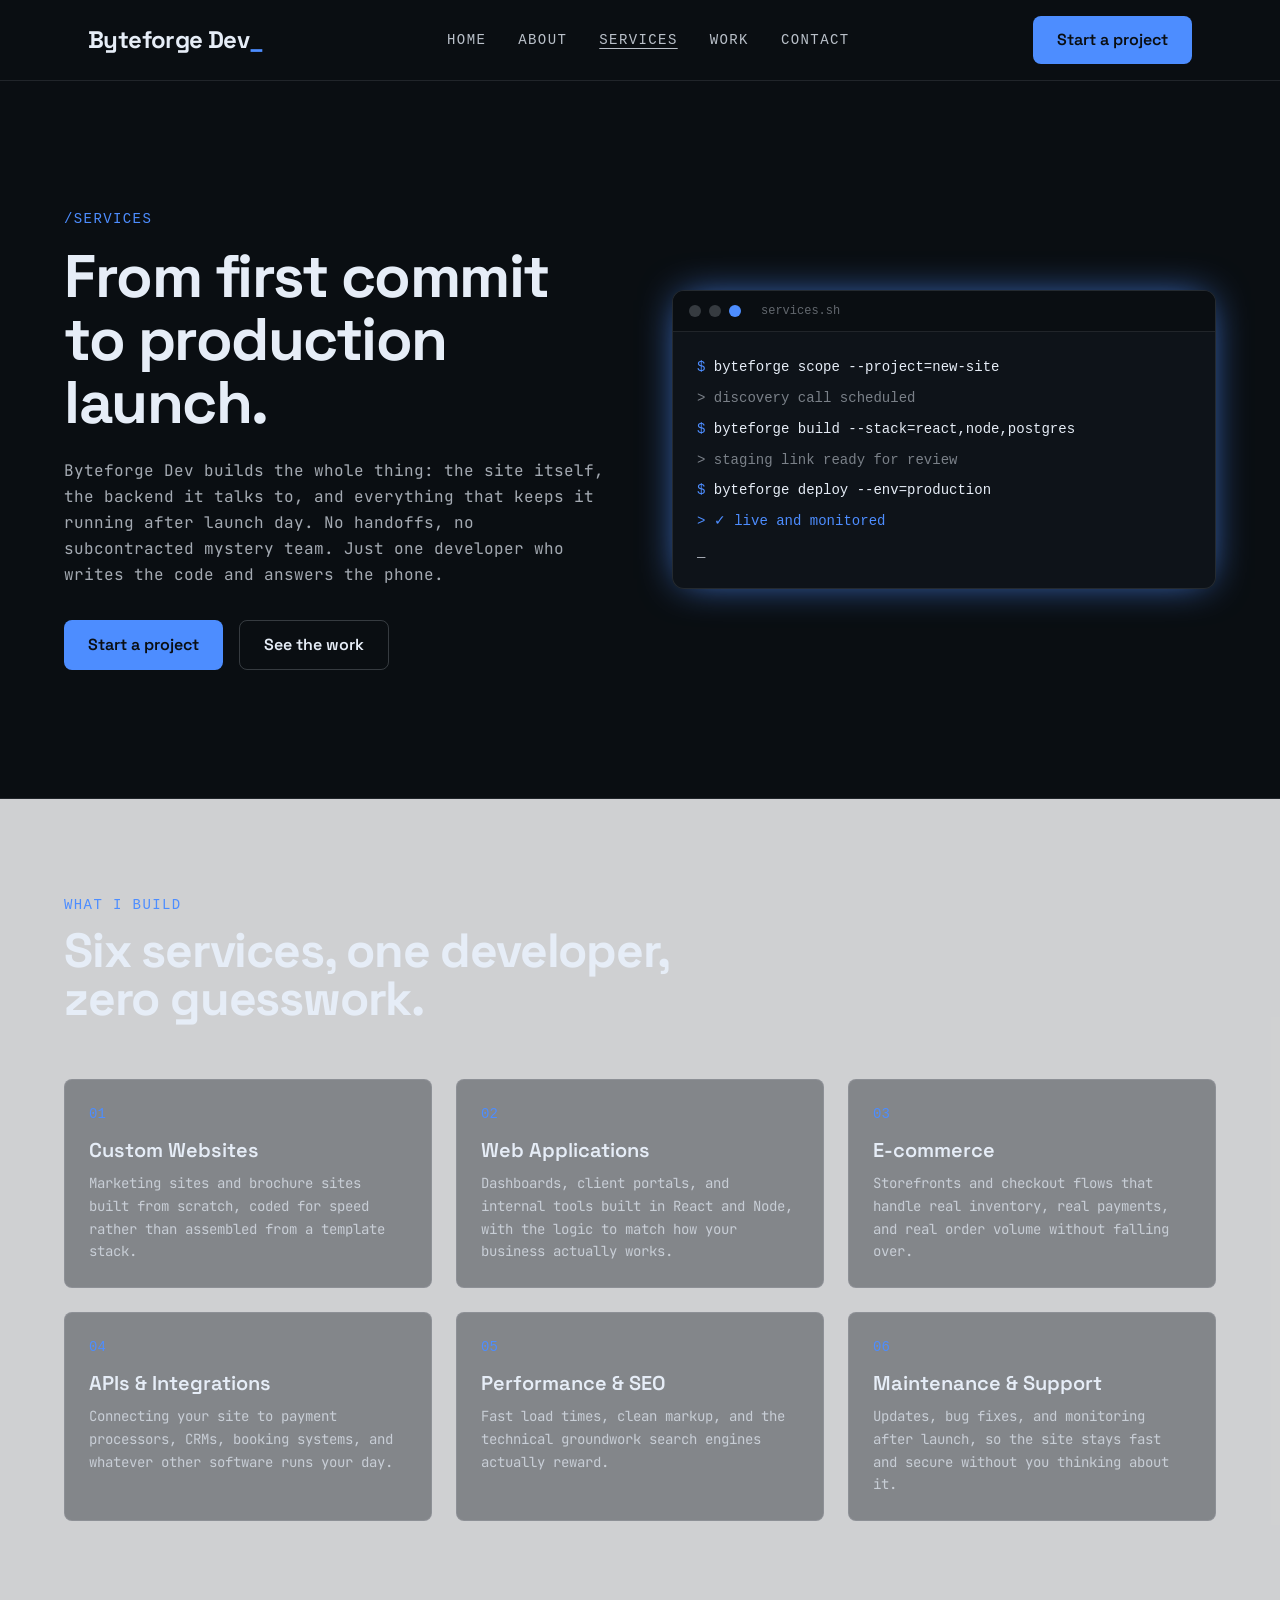
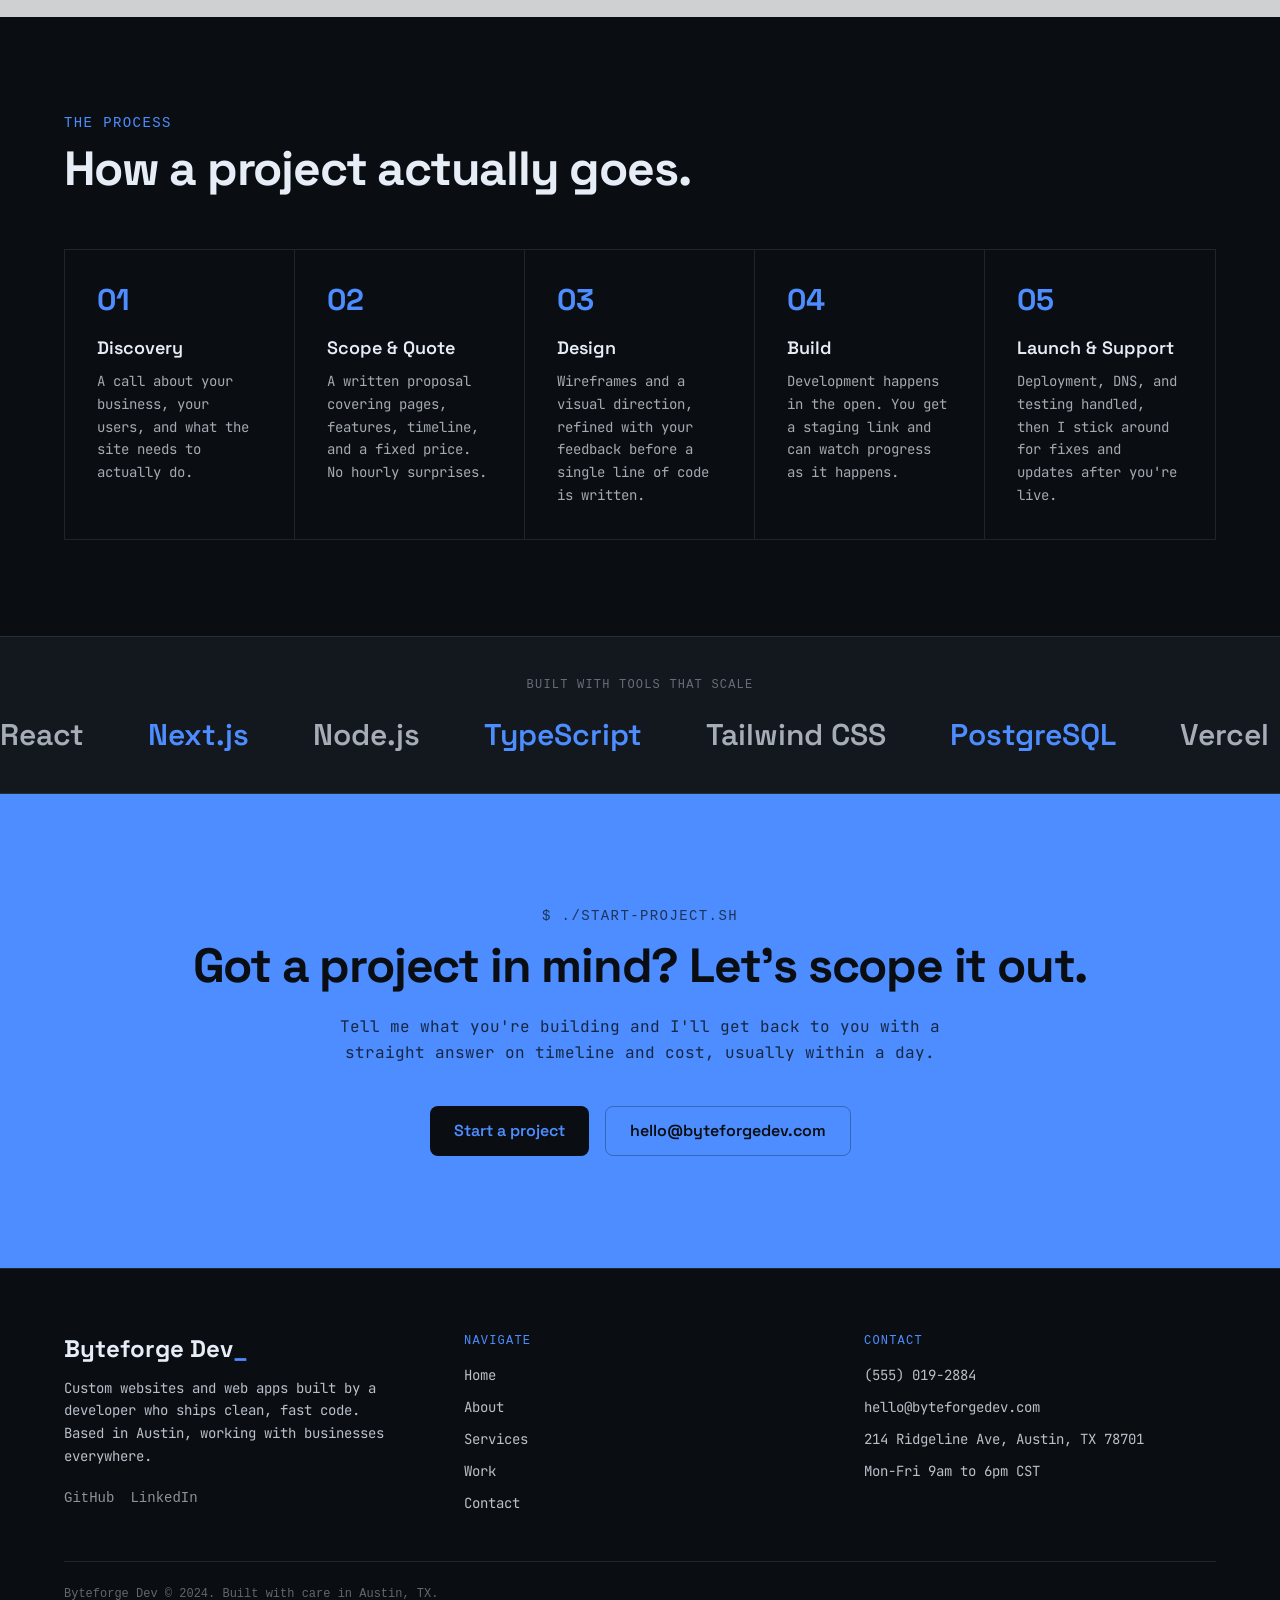
<file: services.html>
<!DOCTYPE html>
<html lang="en">
<head>
<meta charset="utf-8">
<meta name="viewport" content="width=device-width, initial-scale=1">
<title>Web Development Services | Byteforge Dev</title>
<meta name="description" content="Custom websites, web apps, and e-commerce builds from Byteforge Dev. See our services and the process we follow from discovery to launch.">
<link rel="canonical" href="https://byteforge-dev-3bdc.sites.tibly.ai/services">
<meta property="og:type" content="website">
<meta property="og:url" content="https://byteforge-dev-3bdc.sites.tibly.ai/services">
<meta property="og:site_name" content="Byteforge Dev">
<meta property="og:title" content="Web Development Services | Byteforge Dev">
<meta property="og:description" content="Custom websites, web apps, and e-commerce builds from Byteforge Dev. See our services and the process we follow from discovery to launch.">
<meta name="twitter:card" content="summary_large_image">
<link rel="icon" href="/favicon.svg" type="image/svg+xml">
<link rel="preconnect" href="https://fonts.googleapis.com">
<link rel="preconnect" href="https://fonts.gstatic.com" crossorigin>
<link href="https://fonts.googleapis.com/css2?family=Space+Grotesk:wght@400;500;600;700&family=JetBrains+Mono:wght@400;500;600&display=swap" rel="stylesheet">
<style>details[open] > *:not(summary){animation:tibly-acc .35s ease}@keyframes tibly-acc{from{opacity:0;transform:translateY(-4px)}}</style>
<style>@media (prefers-reduced-motion:no-preference){.tibly-fx{opacity:0;transform:translateY(24px);transition:opacity .7s ease,transform .7s ease}.tibly-fx.tibly-fx-in{opacity:1;transform:none}}</style>
<script>addEventListener('DOMContentLoaded',function(){if(!('IntersectionObserver' in window))return;var io=new IntersectionObserver(function(es){es.forEach(function(en){if(en.isIntersecting){en.target.classList.add('tibly-fx-in');io.unobserve(en.target)}})},{rootMargin:'0px 0px -8% 0px'});document.querySelectorAll('section[data-block] > *').forEach(function(el){if(el.getBoundingClientRect().top>innerHeight){el.classList.add('tibly-fx');io.observe(el)}})});</script>
<style>.tibly-ba{position:relative;overflow:hidden;--ba:50%}.tibly-ba>img{display:block;width:100%;height:100%;object-fit:cover}.tibly-ba .tibly-ba-before{position:absolute;inset:0;clip-path:inset(0 calc(100% - var(--ba)) 0 0)}.tibly-ba .tibly-ba-before img{display:block;width:100%;height:100%;object-fit:cover}.tibly-ba::after{content:'';position:absolute;top:0;bottom:0;left:var(--ba);width:2px;margin-left:-1px;background:#fff;box-shadow:0 0 6px rgba(0,0,0,.55);pointer-events:none;z-index:1}.tibly-ba::before{content:'';position:absolute;top:50%;left:var(--ba);width:44px;height:44px;transform:translate(-50%,-50%);border-radius:9999px;background:rgba(0,0,0,.75) url("data:image/svg+xml,%3Csvg%20xmlns='http://www.w3.org/2000/svg'%20viewBox='0%200%2024%2024'%20fill='%23fff'%3E%3Cpath%20d='M9%206l-6%206%206%206zM15%206l6%206-6%206z'/%3E%3C/svg%3E") center/22px 22px no-repeat;border:2px solid #fff;box-shadow:0 2px 8px rgba(0,0,0,.4);pointer-events:none;z-index:1}.tibly-ba input[type=range]{position:absolute;inset:0;width:100%;height:100%;margin:0;opacity:0;cursor:ew-resize;-webkit-appearance:none;appearance:none;touch-action:none;z-index:2}[data-lightbox]{cursor:zoom-in}.tibly-lb{position:fixed;inset:0;z-index:9999;background:rgba(0,0,0,.92);display:flex;align-items:center;justify-content:center;cursor:zoom-out;padding:24px}.tibly-lb img{max-width:100%;max-height:100%;object-fit:contain}</style>
<script>document.addEventListener('input',function(e){var t=e.target;if(!t||t.type!=='range')return;var c=t.closest&&t.closest('.tibly-ba');if(c)c.style.setProperty('--ba',t.value+'%')});document.addEventListener('click',function(e){var im=e.target.closest&&e.target.closest('[data-lightbox]');if(!im||!(im.currentSrc||im.src))return;e.preventDefault();var o=document.createElement('div');o.className='tibly-lb';var big=document.createElement('img');big.src=im.currentSrc||im.src;big.alt=im.alt||'';o.appendChild(big);o.addEventListener('click',function(){o.remove()});document.addEventListener('keydown',function esc(ev){if(ev.key==='Escape'){o.remove();document.removeEventListener('keydown',esc)}});document.body.appendChild(o)});document.addEventListener('click',function(e){var x=e.target.closest&&e.target.closest('[data-announce-close]');if(!x)return;var b=x.closest('[data-announce]');if(b){b.style.display='none';try{sessionStorage.setItem('tibly-announce','1')}catch(_){}}});addEventListener('DOMContentLoaded',function(){try{if(sessionStorage.getItem('tibly-announce')==='1'){var b=document.querySelector('[data-announce]');if(b)b.style.display='none'}}catch(_){}if('IntersectionObserver' in window&&!matchMedia('(prefers-reduced-motion:reduce)').matches){var els=document.querySelectorAll('[data-count]');if(els.length){var io=new IntersectionObserver(function(es){es.forEach(function(en){if(!en.isIntersecting)return;io.unobserve(en.target);var el=en.target,s=el.textContent||'',m=s.match(/[\d,]*\d(?:\.\d+)?/);if(!m)return;var raw=m[0],num=parseFloat(raw.replace(/,/g,''));if(!isFinite(num))return;var pre=s.slice(0,m.index),post=s.slice(m.index+raw.length),grp=raw.indexOf(',')>=0,dec=(raw.split('.')[1]||'').length,t0=performance.now();requestAnimationFrame(function tick(now){var p=Math.min((now-t0)/1400,1);p=1-Math.pow(1-p,3);var v=(num*p).toFixed(dec);if(grp)v=Number(v).toLocaleString('en-US',{minimumFractionDigits:dec});el.textContent=pre+v+post;if(p<1)requestAnimationFrame(tick)})})},{rootMargin:'0px 0px -10% 0px'});els.forEach(function(el){io.observe(el)})}}var badge=document.querySelector('[data-tibly-open]');if(badge){var src=document.querySelector('[data-tibly-field="hours"]');var txt=(src&&src.textContent||'').toLowerCase();var days=['sun','mon','tue','wed','thu','fri','sat'];var toMin=function(h,mm,ap){h=+h;mm=+(mm||0);if(ap==='pm'&&h!==12)h+=12;if(ap==='am'&&h===12)h=0;return h*60+mm};var spans=[];var re=/(sun|mon|tue|wed|thu|fri|sat|daily|every ?day)[a-z]*\s*(?:[-\u2013\u2014]\s*(sun|mon|tue|wed|thu|fri|sat)[a-z]*)?\s*:?\s*(\d{1,2})(?::(\d{2}))?\s*(am|pm)?\s*[-\u2013\u2014]\s*(\d{1,2})(?::(\d{2}))?\s*(am|pm)?/g,mm;while((mm=re.exec(txt))){var d1=mm[1].slice(0,3),d2=mm[2],ap1=mm[5]||(mm[8]==='pm'&&+mm[3]<=+mm[6]?'am':mm[8]),o=toMin(mm[3],mm[4],ap1),c=toMin(mm[6],mm[7],mm[8]);var from=d1==='dai'||d1==='eve'?0:days.indexOf(d1),to=d2?days.indexOf(d2.slice(0,3)):(d1==='dai'||d1==='eve'?6:from);if(from<0)continue;for(var d=from;;d=(d+1)%7){spans.push([d,o,c]);if(d===to)break}}if(spans.length){var now=new Date(),cur=now.getDay(),min=now.getHours()*60+now.getMinutes();var open=spans.some(function(s){return s[0]===cur&&min>=s[1]&&min<s[2]});badge.textContent=open?(badge.getAttribute('data-open-text')||'Open now'):(badge.getAttribute('data-closed-text')||'Closed now');badge.setAttribute('data-state',open?'open':'closed');badge.hidden=false}}});</script>
<style>header a[aria-current="page"]:not(:has(img,svg)){text-decoration:underline;text-underline-offset:4px;text-decoration-thickness:1px}</style>
<link rel="stylesheet" href="/styles.css?v=9ce3352d">
</head>
<body>
<!-- block:header -->
<header class="relative bg-surface border-b border-ink/10">
  <div class="mx-auto max-w-6xl px-4 sm:px-6">
    <input type="checkbox" id="nav-open" class="peer sr-only">
    <div class="flex items-center justify-between h-16 md:h-20">
      <a href="/" class="font-display text-xl md:text-2xl font-bold text-ink tracking-tight">
        <span data-tibly-field="business-name">Byteforge Dev</span><span class="text-brand-400">_</span>
      </a>
      <nav class="hidden md:flex items-center gap-8 font-mono text-sm uppercase tracking-widest text-ink/80">
        <a href="/" class="hover:text-brand-400 transition-colors duration-200">Home</a>
        <a href="/about" class="hover:text-brand-400 transition-colors duration-200">About</a>
        <a href="/services" class="hover:text-brand-400 transition-colors duration-200" aria-current="page">Services</a>
        <a href="/work" class="hover:text-brand-400 transition-colors duration-200">Work</a>
        <a href="/contact" class="hover:text-brand-400 transition-colors duration-200">Contact</a>
      </nav>
      <a href="/contact" class="hidden md:inline-flex btn">Start a project</a>
      <label for="nav-open" class="md:hidden cursor-pointer flex flex-col gap-1.5 w-7" aria-label="Menu">
        <span class="block h-0.5 w-full bg-ink"></span>
        <span class="block h-0.5 w-full bg-ink"></span>
        <span class="block h-0.5 w-full bg-ink"></span>
      </label>
    </div>
  </div>

  <div class="hidden peer-checked:flex md:hidden fixed inset-0 z-50 flex-col bg-surface">
    <div class="flex items-center justify-between px-4 sm:px-6 h-16 border-b border-ink/10">
      <span class="font-display text-xl font-bold text-ink"><span data-tibly-field="business-name">Byteforge Dev</span><span class="text-brand-400">_</span></span>
      <label for="nav-open" aria-label="Close" class="cursor-pointer text-ink text-3xl leading-none">&times;</label>
    </div>
    <nav class="flex-1 flex flex-col items-start justify-center gap-6 px-8 font-display text-3xl">
      <a href="/" class="text-ink hover:text-brand-400 transition-colors duration-200">Home</a>
      <a href="/about" class="text-ink hover:text-brand-400 transition-colors duration-200">About</a>
      <a href="/services" class="text-ink hover:text-brand-400 transition-colors duration-200" aria-current="page">Services</a>
      <a href="/work" class="text-ink hover:text-brand-400 transition-colors duration-200">Work</a>
      <a href="/contact" class="text-ink hover:text-brand-400 transition-colors duration-200">Contact</a>
    </nav>
    <div class="p-8">
      <a href="/contact" class="btn w-full">Start a project</a>
    </div>
  </div>
</header>
<!-- /block:header -->
<!-- block:split-hero -->
<section class="bg-surface py-20 md:py-32 px-4 sm:px-6 border-b border-ink/10" data-block="split-hero">
  <div class="mx-auto max-w-6xl grid grid-cols-1 md:grid-cols-2 gap-12 md:gap-16 items-center">
    <div>
      <p class="font-mono text-sm uppercase tracking-widest text-brand-400 mb-4">/services</p>
      <h1 class="font-display text-4xl md:text-6xl font-bold text-ink leading-[1.05] tracking-tight mb-6">
        From first commit<br class="hidden md:block"> to production launch.
      </h1>
      <p class="font-body text-ink/70 leading-relaxed max-w-prose mb-8">
        <span data-tibly-field="business-name">Byteforge Dev</span> builds the whole thing: the site itself, the backend it talks to, and everything that keeps it running after launch day. No handoffs, no subcontracted mystery team. Just one developer who writes the code and answers the phone.
      </p>
      <div class="flex flex-wrap gap-4">
        <a href="/contact" class="btn">Start a project</a>
        <a href="/work" class="btn-secondary">See the work</a>
      </div>
    </div>

    <div class="rounded-lg border border-ink/10 bg-brand-900/60 overflow-hidden shadow-[0_0_40px_-10px_var(--color-brand-400)]">
      <div class="flex items-center gap-2 px-4 py-3 border-b border-ink/10 bg-surface">
        <span class="w-3 h-3 rounded-full bg-ink/20"></span>
        <span class="w-3 h-3 rounded-full bg-ink/20"></span>
        <span class="w-3 h-3 rounded-full bg-brand-400"></span>
        <span class="ml-3 font-mono text-xs text-ink/40">services.sh</span>
      </div>
      <div class="p-6 font-mono text-sm leading-relaxed space-y-2">
        <p><span class="text-brand-400">$</span> <span class="text-ink">byteforge scope --project=new-site</span></p>
        <p class="text-ink/50">&gt; discovery call scheduled</p>
        <p><span class="text-brand-400">$</span> <span class="text-ink">byteforge build --stack=react,node,postgres</span></p>
        <p class="text-ink/50">&gt; staging link ready for review</p>
        <p><span class="text-brand-400">$</span> <span class="text-ink">byteforge deploy --env=production</span></p>
        <p class="text-brand-400">&gt; ✓ live and monitored</p>
        <p class="text-ink animate-pulse-soft">_</p>
      </div>
    </div>
  </div>
</section>
<!-- /block:split-hero -->
<!-- block:feature-grid -->
<section class="bg-brand-900/20 py-24 px-4 sm:px-6" data-block="feature-grid">
  <div class="mx-auto max-w-6xl">
    <div class="mb-14 max-w-2xl">
      <p class="font-mono text-sm uppercase tracking-widest text-brand-400 mb-3">What I build</p>
      <h2 class="font-display text-3xl md:text-5xl font-bold text-ink tracking-tight">Six services, one developer, zero guesswork.</h2>
    </div>
    <div class="grid grid-cols-1 sm:grid-cols-2 lg:grid-cols-3 gap-6">
      <div class="card hover:border-brand-400/40 transition-colors duration-200">
        <p class="font-mono text-brand-400 text-sm mb-3">01</p>
        <h3 class="font-display text-xl font-semibold text-ink mb-2">Custom Websites</h3>
        <p class="font-body text-sm text-ink/70 leading-relaxed">Marketing sites and brochure sites built from scratch, coded for speed rather than assembled from a template stack.</p>
      </div>
      <div class="card hover:border-brand-400/40 transition-colors duration-200">
        <p class="font-mono text-brand-400 text-sm mb-3">02</p>
        <h3 class="font-display text-xl font-semibold text-ink mb-2">Web Applications</h3>
        <p class="font-body text-sm text-ink/70 leading-relaxed">Dashboards, client portals, and internal tools built in React and Node, with the logic to match how your business actually works.</p>
      </div>
      <div class="card hover:border-brand-400/40 transition-colors duration-200">
        <p class="font-mono text-brand-400 text-sm mb-3">03</p>
        <h3 class="font-display text-xl font-semibold text-ink mb-2">E-commerce</h3>
        <p class="font-body text-sm text-ink/70 leading-relaxed">Storefronts and checkout flows that handle real inventory, real payments, and real order volume without falling over.</p>
      </div>
      <div class="card hover:border-brand-400/40 transition-colors duration-200">
        <p class="font-mono text-brand-400 text-sm mb-3">04</p>
        <h3 class="font-display text-xl font-semibold text-ink mb-2">APIs &amp; Integrations</h3>
        <p class="font-body text-sm text-ink/70 leading-relaxed">Connecting your site to payment processors, CRMs, booking systems, and whatever other software runs your day.</p>
      </div>
      <div class="card hover:border-brand-400/40 transition-colors duration-200">
        <p class="font-mono text-brand-400 text-sm mb-3">05</p>
        <h3 class="font-display text-xl font-semibold text-ink mb-2">Performance &amp; SEO</h3>
        <p class="font-body text-sm text-ink/70 leading-relaxed">Fast load times, clean markup, and the technical groundwork search engines actually reward.</p>
      </div>
      <div class="card hover:border-brand-400/40 transition-colors duration-200">
        <p class="font-mono text-brand-400 text-sm mb-3">06</p>
        <h3 class="font-display text-xl font-semibold text-ink mb-2">Maintenance &amp; Support</h3>
        <p class="font-body text-sm text-ink/70 leading-relaxed">Updates, bug fixes, and monitoring after launch, so the site stays fast and secure without you thinking about it.</p>
      </div>
    </div>
  </div>
</section>
<!-- /block:feature-grid -->
<!-- block:how-it-works -->
<section class="bg-surface py-24 px-4 sm:px-6" data-block="how-it-works">
  <div class="mx-auto max-w-6xl">
    <div class="mb-14 max-w-2xl">
      <p class="font-mono text-sm uppercase tracking-widest text-brand-400 mb-3">The process</p>
      <h2 class="font-display text-3xl md:text-5xl font-bold text-ink tracking-tight">How a project actually goes.</h2>
    </div>
    <div class="grid grid-cols-1 md:grid-cols-5 border border-ink/10 divide-y md:divide-y-0 md:divide-x divide-ink/10">
      <div class="p-8">
        <p class="font-display text-3xl font-bold text-brand-400 mb-4">01</p>
        <h3 class="font-display text-lg font-semibold text-ink mb-2">Discovery</h3>
        <p class="font-body text-sm text-ink/70 leading-relaxed">A call about your business, your users, and what the site needs to actually do.</p>
      </div>
      <div class="p-8">
        <p class="font-display text-3xl font-bold text-brand-400 mb-4">02</p>
        <h3 class="font-display text-lg font-semibold text-ink mb-2">Scope &amp; Quote</h3>
        <p class="font-body text-sm text-ink/70 leading-relaxed">A written proposal covering pages, features, timeline, and a fixed price. No hourly surprises.</p>
      </div>
      <div class="p-8">
        <p class="font-display text-3xl font-bold text-brand-400 mb-4">03</p>
        <h3 class="font-display text-lg font-semibold text-ink mb-2">Design</h3>
        <p class="font-body text-sm text-ink/70 leading-relaxed">Wireframes and a visual direction, refined with your feedback before a single line of code is written.</p>
      </div>
      <div class="p-8">
        <p class="font-display text-3xl font-bold text-brand-400 mb-4">04</p>
        <h3 class="font-display text-lg font-semibold text-ink mb-2">Build</h3>
        <p class="font-body text-sm text-ink/70 leading-relaxed">Development happens in the open. You get a staging link and can watch progress as it happens.</p>
      </div>
      <div class="p-8">
        <p class="font-display text-3xl font-bold text-brand-400 mb-4">05</p>
        <h3 class="font-display text-lg font-semibold text-ink mb-2">Launch &amp; Support</h3>
        <p class="font-body text-sm text-ink/70 leading-relaxed">Deployment, DNS, and testing handled, then I stick around for fixes and updates after you're live.</p>
      </div>
    </div>
  </div>
</section>
<!-- /block:how-it-works -->
<!-- block:trust-bar -->
<section class="bg-brand-900 border-y border-ink/10 py-10 overflow-hidden" data-block="trust-bar">
  <div class="mb-6 px-4 sm:px-6">
    <p class="font-mono text-xs uppercase tracking-widest text-ink/40 text-center">Built with tools that scale</p>
  </div>
  <div class="flex w-max animate-marquee font-display text-2xl md:text-3xl font-semibold text-ink/70 gap-16 whitespace-nowrap">
    <div class="flex gap-16">
      <span>React</span>
      <span class="text-brand-400">Next.js</span>
      <span>Node.js</span>
      <span class="text-brand-400">TypeScript</span>
      <span>Tailwind CSS</span>
      <span class="text-brand-400">PostgreSQL</span>
      <span>Vercel</span>
      <span class="text-brand-400">AWS</span>
    </div>
    <div class="flex gap-16">
      <span>React</span>
      <span class="text-brand-400">Next.js</span>
      <span>Node.js</span>
      <span class="text-brand-400">TypeScript</span>
      <span>Tailwind CSS</span>
      <span class="text-brand-400">PostgreSQL</span>
      <span>Vercel</span>
      <span class="text-brand-400">AWS</span>
    </div>
  </div>
</section>
<!-- /block:trust-bar -->
<!-- block:cta-banner -->
<section class="bg-brand-400 py-20 md:py-28 px-4 sm:px-6" data-block="cta-banner">
  <div class="mx-auto max-w-4xl text-center">
    <p class="font-mono text-sm uppercase tracking-widest text-surface/70 mb-4">$ ./start-project.sh</p>
    <h2 class="font-display text-3xl md:text-5xl font-bold text-surface tracking-tight mb-6">
      Got a project in mind? Let's scope it out.
    </h2>
    <p class="font-body text-surface/80 max-w-prose mx-auto mb-10 leading-relaxed">
      Tell me what you're building and I'll get back to you with a straight answer on timeline and cost, usually within a day.
    </p>
    <div class="flex flex-wrap justify-center gap-4">
      <a href="/contact" class="inline-flex items-center justify-center gap-2 bg-surface text-brand-400 font-display font-semibold px-6 py-3 rounded-md hover:bg-surface/80 transition-colors duration-200">Start a project</a>
      <a href="mailto:hello@byteforgedev.com" data-tibly-field="email" class="inline-flex items-center justify-center gap-2 border border-surface/30 text-surface font-display font-semibold px-6 py-3 rounded-md hover:border-surface transition-colors duration-200 break-words">hello@byteforgedev.com</a>
    </div>
  </div>
</section>
<!-- /block:cta-banner -->
<!-- block:footer -->
<footer class="relative bg-surface border-t border-ink/10 pt-16 pb-24 md:pb-12 px-4 sm:px-6">
  <div class="mx-auto max-w-6xl grid grid-cols-1 md:grid-cols-3 gap-12 font-body text-ink/80">
    <div>
      <p class="font-display text-2xl font-bold text-ink mb-3"><span data-tibly-field="business-name">Byteforge Dev</span><span class="text-brand-400">_</span></p>
      <p class="text-sm leading-relaxed max-w-xs">Custom websites and web apps built by a developer who ships clean, fast code. Based in Austin, working with businesses everywhere.</p>
      <div data-tibly-field="links" class="flex gap-4 mt-5">
        <a href="https://github.com" class="text-ink/60 hover:text-brand-400 text-sm font-mono transition-colors duration-200">GitHub</a>
        <a href="https://linkedin.com" class="text-ink/60 hover:text-brand-400 text-sm font-mono transition-colors duration-200">LinkedIn</a>
      </div>
    </div>
    <div>
      <p class="font-mono text-xs uppercase tracking-widest text-brand-400 mb-4">Navigate</p>
      <nav class="flex flex-col gap-3 text-sm">
        <a href="/" class="hover:text-brand-400 transition-colors duration-200">Home</a>
        <a href="/about" class="hover:text-brand-400 transition-colors duration-200">About</a>
        <a href="/services" class="hover:text-brand-400 transition-colors duration-200">Services</a>
        <a href="/work" class="hover:text-brand-400 transition-colors duration-200">Work</a>
        <a href="/contact" class="hover:text-brand-400 transition-colors duration-200">Contact</a>
      </nav>
    </div>
    <div>
      <p class="font-mono text-xs uppercase tracking-widest text-brand-400 mb-4">Contact</p>
      <ul class="flex flex-col gap-3 text-sm">
        <li><a href="tel:+15550192884" data-tibly-field="phone" class="hover:text-brand-400 transition-colors duration-200">(555) 019-2884</a></li>
        <li><a href="mailto:hello@byteforgedev.com" data-tibly-field="email" class="hover:text-brand-400 transition-colors duration-200 break-words">hello@byteforgedev.com</a></li>
        <li><span data-tibly-field="address">214 Ridgeline Ave, Austin, TX 78701</span></li>
        <li><span data-tibly-field="hours">Mon-Fri 9am to 6pm CST</span></li>
      </ul>
    </div>
  </div>
  <div class="mx-auto max-w-6xl mt-12 pt-6 border-t border-ink/10 text-xs font-mono text-ink/40">
    <span data-tibly-field="business-name">Byteforge Dev</span> &copy; 2024. Built with care in Austin, TX.
  </div>

  <div class="md:hidden fixed bottom-0 inset-x-0 z-40 bg-surface border-t border-ink/10">
    <a href="tel:+15550192884" data-tibly-field="phone" class="flex items-center justify-center w-full bg-brand-400 text-surface font-display font-semibold text-base py-4">Call (555) 019-2884</a>
  </div>
</footer>
<!-- /block:footer -->
  <script async src="https://api.tibly.ai/widget/v1.js"></script>
</body>
</html>
</file>
<file: styles.css>
/*! tailwindcss v4.3.2 | MIT License | https://tailwindcss.com */
@layer properties{@supports (((-webkit-hyphens:none)) and (not (margin-trim:inline))) or ((-moz-orient:inline) and (not (color:rgb(from red r g b)))){*,:before,:after,::backdrop{--tw-space-y-reverse:0;--tw-divide-y-reverse:0;--tw-border-style:solid;--tw-gradient-position:initial;--tw-gradient-from:#0000;--tw-gradient-via:#0000;--tw-gradient-to:#0000;--tw-gradient-stops:initial;--tw-gradient-via-stops:initial;--tw-gradient-from-position:0%;--tw-gradient-via-position:50%;--tw-gradient-to-position:100%;--tw-leading:initial;--tw-font-weight:initial;--tw-tracking:initial;--tw-shadow:0 0 #0000;--tw-shadow-color:initial;--tw-shadow-alpha:100%;--tw-inset-shadow:0 0 #0000;--tw-inset-shadow-color:initial;--tw-inset-shadow-alpha:100%;--tw-ring-color:initial;--tw-ring-shadow:0 0 #0000;--tw-inset-ring-color:initial;--tw-inset-ring-shadow:0 0 #0000;--tw-ring-inset:initial;--tw-ring-offset-width:0px;--tw-ring-offset-color:#fff;--tw-ring-offset-shadow:0 0 #0000;--tw-duration:initial;--tw-scale-x:1;--tw-scale-y:1;--tw-scale-z:1;--tw-divide-x-reverse:0}}}@layer theme{:root,:host{--font-sans:ui-sans-serif, system-ui, sans-serif, "Apple Color Emoji", "Segoe UI Emoji", "Segoe UI Symbol", "Noto Color Emoji";--font-mono:ui-monospace, SFMono-Regular, Menlo, Monaco, Consolas, "Liberation Mono", "Courier New", monospace;--spacing:.25rem;--container-xs:20rem;--container-xl:36rem;--container-2xl:42rem;--container-3xl:48rem;--container-4xl:56rem;--container-6xl:72rem;--text-xs:.75rem;--text-xs--line-height:calc(1 / .75);--text-sm:.875rem;--text-sm--line-height:calc(1.25 / .875);--text-base:1rem;--text-base--line-height:calc(1.5 / 1);--text-lg:1.125rem;--text-lg--line-height:calc(1.75 / 1.125);--text-xl:1.25rem;--text-xl--line-height:calc(1.75 / 1.25);--text-2xl:1.5rem;--text-2xl--line-height:calc(2 / 1.5);--text-3xl:1.875rem;--text-3xl--line-height:calc(2.25 / 1.875);--text-4xl:2.25rem;--text-4xl--line-height:calc(2.5 / 2.25);--text-5xl:3rem;--text-5xl--line-height:1;--text-6xl:3.75rem;--text-6xl--line-height:1;--text-7xl:4.5rem;--text-7xl--line-height:1;--text-8xl:6rem;--text-8xl--line-height:1;--font-weight-semibold:600;--font-weight-bold:700;--tracking-tight:-.025em;--tracking-widest:.1em;--leading-tight:1.25;--leading-relaxed:1.625;--radius-sm:.25rem;--radius-md:.5rem;--radius-lg:.75rem;--aspect-video:16 / 9;--default-transition-duration:.15s;--default-transition-timing-function:cubic-bezier(.4, 0, .2, 1);--default-font-family:var(--font-sans);--default-mono-font-family:var(--font-mono);--color-brand-50:#eaf2ff;--color-brand-100:#c3d9ff;--color-brand-200:#9cc0ff;--color-brand-300:#75a7ff;--color-brand-400:#4d8dff;--color-brand-500:#3a76e0;--color-brand-600:#2c5cae;--color-brand-700:#21447f;--color-brand-800:#172d55;--color-brand-900:#12181e;--color-surface:#0a0e12;--color-ink:#e6edf7;--font-display:"Space Grotesk", sans-serif;--font-body:"JetBrains Mono", monospace;--animate-marquee:marquee 30s linear infinite;--animate-kenburns:kenburns 18s ease-in-out infinite alternate;--animate-float:float 6s ease-in-out infinite;--animate-pulse-soft:pulse-soft 4s ease-in-out infinite;--animate-spin-slow:spin-slow 24s linear infinite}}@layer base{*,:after,:before,::backdrop{box-sizing:border-box;border:0 solid;margin:0;padding:0}::file-selector-button{box-sizing:border-box;border:0 solid;margin:0;padding:0}html,:host{-webkit-text-size-adjust:100%;tab-size:4;line-height:1.5;font-family:var(--default-font-family,ui-sans-serif, system-ui, sans-serif, "Apple Color Emoji", "Segoe UI Emoji", "Segoe UI Symbol", "Noto Color Emoji");font-feature-settings:var(--default-font-feature-settings,normal);font-variation-settings:var(--default-font-variation-settings,normal);-webkit-tap-highlight-color:transparent}hr{height:0;color:inherit;border-top-width:1px}abbr:where([title]){-webkit-text-decoration:underline dotted;text-decoration:underline dotted}h1,h2,h3,h4,h5,h6{font-size:inherit;font-weight:inherit}a{color:inherit;-webkit-text-decoration:inherit;-webkit-text-decoration:inherit;-webkit-text-decoration:inherit;text-decoration:inherit}b,strong{font-weight:bolder}code,kbd,samp,pre{font-family:var(--default-mono-font-family,ui-monospace, SFMono-Regular, Menlo, Monaco, Consolas, "Liberation Mono", "Courier New", monospace);font-feature-settings:var(--default-mono-font-feature-settings,normal);font-variation-settings:var(--default-mono-font-variation-settings,normal);font-size:1em}small{font-size:80%}sub,sup{vertical-align:baseline;font-size:75%;line-height:0;position:relative}sub{bottom:-.25em}sup{top:-.5em}table{text-indent:0;border-color:inherit;border-collapse:collapse}:-moz-focusring{outline:auto}progress{vertical-align:baseline}summary{display:list-item}ol,ul,menu{list-style:none}img,svg,video,canvas,audio,iframe,embed,object{vertical-align:middle;display:block}img,video{max-width:100%;height:auto}button,input,select,optgroup,textarea{font:inherit;font-feature-settings:inherit;font-variation-settings:inherit;letter-spacing:inherit;color:inherit;opacity:1;background-color:#0000;border-radius:0}::file-selector-button{font:inherit;font-feature-settings:inherit;font-variation-settings:inherit;letter-spacing:inherit;color:inherit;opacity:1;background-color:#0000;border-radius:0}:where(select:is([multiple],[size])) optgroup{font-weight:bolder}:where(select:is([multiple],[size])) optgroup option{padding-inline-start:20px}::file-selector-button{margin-inline-end:4px}::placeholder{opacity:1}@supports (not ((-webkit-appearance:-apple-pay-button))) or (contain-intrinsic-size:1px){::placeholder{color:currentColor}@supports (color:color-mix(in lab, red, red)){::placeholder{color:color-mix(in oklab, currentcolor 50%, transparent)}}}textarea{resize:vertical}::-webkit-search-decoration{-webkit-appearance:none}::-webkit-date-and-time-value{min-height:1lh;text-align:inherit}::-webkit-datetime-edit{display:inline-flex}::-webkit-datetime-edit-fields-wrapper{padding:0}::-webkit-datetime-edit{padding-block:0}::-webkit-datetime-edit-year-field{padding-block:0}::-webkit-datetime-edit-month-field{padding-block:0}::-webkit-datetime-edit-day-field{padding-block:0}::-webkit-datetime-edit-hour-field{padding-block:0}::-webkit-datetime-edit-minute-field{padding-block:0}::-webkit-datetime-edit-second-field{padding-block:0}::-webkit-datetime-edit-millisecond-field{padding-block:0}::-webkit-datetime-edit-meridiem-field{padding-block:0}::-webkit-calendar-picker-indicator{line-height:1}:-moz-ui-invalid{box-shadow:none}button,input:where([type=button],[type=reset],[type=submit]){appearance:button}::file-selector-button{appearance:button}::-webkit-inner-spin-button{height:auto}::-webkit-outer-spin-button{height:auto}[hidden]:where(:not([hidden=until-found])){display:none!important}}@layer components{.btn{justify-content:center;align-items:center;gap:calc(var(--spacing) * 2);border-radius:var(--radius-md);background-color:var(--color-brand-400);padding-inline:calc(var(--spacing) * 6);padding-block:calc(var(--spacing) * 3);font-family:var(--font-display);--tw-font-weight:var(--font-weight-semibold);font-weight:var(--font-weight-semibold);color:var(--color-surface);transition-property:color,background-color,border-color,outline-color,text-decoration-color,fill,stroke,--tw-gradient-from,--tw-gradient-via,--tw-gradient-to;transition-timing-function:var(--tw-ease,var(--default-transition-timing-function));transition-duration:var(--tw-duration,var(--default-transition-duration));--tw-duration:.2s;transition-duration:.2s;display:inline-flex}@media (hover:hover){.btn:hover{background-color:var(--color-brand-300)}}.btn-secondary{justify-content:center;align-items:center;gap:calc(var(--spacing) * 2);border-radius:var(--radius-md);border-style:var(--tw-border-style);border-width:1px;border-color:#e6edf733;display:inline-flex}@supports (color:color-mix(in lab, red, red)){.btn-secondary{border-color:color-mix(in oklab, var(--color-ink) 20%, transparent)}}.btn-secondary{padding-inline:calc(var(--spacing) * 6);padding-block:calc(var(--spacing) * 3);font-family:var(--font-display);--tw-font-weight:var(--font-weight-semibold);font-weight:var(--font-weight-semibold);color:var(--color-ink);transition-property:color,background-color,border-color,outline-color,text-decoration-color,fill,stroke,--tw-gradient-from,--tw-gradient-via,--tw-gradient-to;transition-timing-function:var(--tw-ease,var(--default-transition-timing-function));transition-duration:var(--tw-duration,var(--default-transition-duration));--tw-duration:.2s;transition-duration:.2s}@media (hover:hover){.btn-secondary:hover{border-color:var(--color-brand-400);color:var(--color-brand-400)}}.card{border-radius:var(--radius-md);border-style:var(--tw-border-style);border-width:1px;border-color:#e6edf71a}@supports (color:color-mix(in lab, red, red)){.card{border-color:color-mix(in oklab, var(--color-ink) 10%, transparent)}}.card{background-color:#12181e66}@supports (color:color-mix(in lab, red, red)){.card{background-color:color-mix(in oklab, var(--color-brand-900) 40%, transparent)}}.card{padding:calc(var(--spacing) * 6)}}@layer utilities{.pointer-events-none{pointer-events:none}.sr-only{clip-path:inset(50%);white-space:nowrap;border-width:0;width:1px;height:1px;margin:-1px;padding:0;position:absolute;overflow:hidden}.absolute{position:absolute}.fixed{position:fixed}.relative{position:relative}.inset-0{inset:0}.inset-x-0{inset-inline:0}.inset-y-0{inset-block:0}.-top-6{top:calc(var(--spacing) * -6)}.right-0{right:0}.-bottom-6{bottom:calc(var(--spacing) * -6)}.bottom-0{bottom:0}.-left-1{left:calc(var(--spacing) * -1)}.-left-6{left:calc(var(--spacing) * -6)}.left-0{left:0}.z-10{z-index:10}.z-40{z-index:40}.z-50{z-index:50}.mx-6{margin-inline:calc(var(--spacing) * 6)}.mx-auto{margin-inline:auto}.mt-2{margin-top:calc(var(--spacing) * 2)}.mt-3{margin-top:calc(var(--spacing) * 3)}.mt-4{margin-top:calc(var(--spacing) * 4)}.mt-5{margin-top:calc(var(--spacing) * 5)}.mt-6{margin-top:calc(var(--spacing) * 6)}.mt-10{margin-top:calc(var(--spacing) * 10)}.mt-12{margin-top:calc(var(--spacing) * 12)}.mb-2{margin-bottom:calc(var(--spacing) * 2)}.mb-3{margin-bottom:calc(var(--spacing) * 3)}.mb-4{margin-bottom:calc(var(--spacing) * 4)}.mb-5{margin-bottom:calc(var(--spacing) * 5)}.mb-6{margin-bottom:calc(var(--spacing) * 6)}.mb-8{margin-bottom:calc(var(--spacing) * 8)}.mb-10{margin-bottom:calc(var(--spacing) * 10)}.mb-14{margin-bottom:calc(var(--spacing) * 14)}.mb-16{margin-bottom:calc(var(--spacing) * 16)}.ml-2{margin-left:calc(var(--spacing) * 2)}.ml-3{margin-left:calc(var(--spacing) * 3)}.block{display:block}.flex{display:flex}.grid{display:grid}.hidden{display:none}.inline-flex{display:inline-flex}.aspect-4\/5{aspect-ratio:4/5}.aspect-video{aspect-ratio:var(--aspect-video)}.h-0\.5{height:calc(var(--spacing) * .5)}.h-3{height:calc(var(--spacing) * 3)}.h-16{height:calc(var(--spacing) * 16)}.h-full{height:100%}.w-3{width:calc(var(--spacing) * 3)}.w-7{width:calc(var(--spacing) * 7)}.w-16{width:calc(var(--spacing) * 16)}.w-full{width:100%}.w-max{width:max-content}.max-w-2xl{max-width:var(--container-2xl)}.max-w-3xl{max-width:var(--container-3xl)}.max-w-4xl{max-width:var(--container-4xl)}.max-w-6xl{max-width:var(--container-6xl)}.max-w-prose{max-width:65ch}.max-w-xl{max-width:var(--container-xl)}.max-w-xs{max-width:var(--container-xs)}.flex-1{flex:1}.shrink-0{flex-shrink:0}.animate-marquee{animation:var(--animate-marquee)}.animate-pulse-soft{animation:var(--animate-pulse-soft)}.cursor-pointer{cursor:pointer}.resize-none{resize:none}.grid-cols-1{grid-template-columns:repeat(1,minmax(0,1fr))}.grid-cols-2{grid-template-columns:repeat(2,minmax(0,1fr))}.flex-col{flex-direction:column}.flex-wrap{flex-wrap:wrap}.items-center{align-items:center}.items-end{align-items:flex-end}.items-start{align-items:flex-start}.justify-between{justify-content:space-between}.justify-center{justify-content:center}.gap-1\.5{gap:calc(var(--spacing) * 1.5)}.gap-2{gap:calc(var(--spacing) * 2)}.gap-3{gap:calc(var(--spacing) * 3)}.gap-4{gap:calc(var(--spacing) * 4)}.gap-6{gap:calc(var(--spacing) * 6)}.gap-8{gap:calc(var(--spacing) * 8)}.gap-10{gap:calc(var(--spacing) * 10)}.gap-12{gap:calc(var(--spacing) * 12)}.gap-16{gap:calc(var(--spacing) * 16)}:where(.space-y-2>:not(:last-child)){--tw-space-y-reverse:0;margin-block-start:calc(calc(var(--spacing) * 2) * var(--tw-space-y-reverse));margin-block-end:calc(calc(var(--spacing) * 2) * calc(1 - var(--tw-space-y-reverse)))}:where(.space-y-5>:not(:last-child)){--tw-space-y-reverse:0;margin-block-start:calc(calc(var(--spacing) * 5) * var(--tw-space-y-reverse));margin-block-end:calc(calc(var(--spacing) * 5) * calc(1 - var(--tw-space-y-reverse)))}:where(.divide-y>:not(:last-child)){--tw-divide-y-reverse:0;border-bottom-style:var(--tw-border-style);border-top-style:var(--tw-border-style);border-top-width:calc(1px * var(--tw-divide-y-reverse));border-bottom-width:calc(1px * calc(1 - var(--tw-divide-y-reverse)))}:where(.divide-ink\/10>:not(:last-child)){border-color:#e6edf71a}@supports (color:color-mix(in lab, red, red)){:where(.divide-ink\/10>:not(:last-child)){border-color:color-mix(in oklab, var(--color-ink) 10%, transparent)}}.overflow-hidden{overflow:hidden}.rounded-full{border-radius:3.40282e38px}.rounded-lg{border-radius:var(--radius-lg)}.rounded-md{border-radius:var(--radius-md)}.rounded-sm{border-radius:var(--radius-sm)}.border{border-style:var(--tw-border-style);border-width:1px}.border-0{border-style:var(--tw-border-style);border-width:0}.border-y{border-block-style:var(--tw-border-style);border-block-width:1px}.border-t{border-top-style:var(--tw-border-style);border-top-width:1px}.border-b{border-bottom-style:var(--tw-border-style);border-bottom-width:1px}.border-l{border-left-style:var(--tw-border-style);border-left-width:1px}.border-brand-400\/20{border-color:#4d8dff33}@supports (color:color-mix(in lab, red, red)){.border-brand-400\/20{border-color:color-mix(in oklab, var(--color-brand-400) 20%, transparent)}}.border-brand-400\/30{border-color:#4d8dff4d}@supports (color:color-mix(in lab, red, red)){.border-brand-400\/30{border-color:color-mix(in oklab, var(--color-brand-400) 30%, transparent)}}.border-ink\/10{border-color:#e6edf71a}@supports (color:color-mix(in lab, red, red)){.border-ink\/10{border-color:color-mix(in oklab, var(--color-ink) 10%, transparent)}}.border-ink\/20{border-color:#e6edf733}@supports (color:color-mix(in lab, red, red)){.border-ink\/20{border-color:color-mix(in oklab, var(--color-ink) 20%, transparent)}}.border-surface\/30{border-color:#0a0e124d}@supports (color:color-mix(in lab, red, red)){.border-surface\/30{border-color:color-mix(in oklab, var(--color-surface) 30%, transparent)}}.border-surface\/40{border-color:#0a0e1266}@supports (color:color-mix(in lab, red, red)){.border-surface\/40{border-color:color-mix(in oklab, var(--color-surface) 40%, transparent)}}.bg-brand-400{background-color:var(--color-brand-400)}.bg-brand-900{background-color:var(--color-brand-900)}.bg-brand-900\/20{background-color:#12181e33}@supports (color:color-mix(in lab, red, red)){.bg-brand-900\/20{background-color:color-mix(in oklab, var(--color-brand-900) 20%, transparent)}}.bg-brand-900\/40{background-color:#12181e66}@supports (color:color-mix(in lab, red, red)){.bg-brand-900\/40{background-color:color-mix(in oklab, var(--color-brand-900) 40%, transparent)}}.bg-brand-900\/60{background-color:#12181e99}@supports (color:color-mix(in lab, red, red)){.bg-brand-900\/60{background-color:color-mix(in oklab, var(--color-brand-900) 60%, transparent)}}.bg-ink{background-color:var(--color-ink)}.bg-ink\/20{background-color:#e6edf733}@supports (color:color-mix(in lab, red, red)){.bg-ink\/20{background-color:color-mix(in oklab, var(--color-ink) 20%, transparent)}}.bg-surface{background-color:var(--color-surface)}.bg-surface\/60{background-color:#0a0e1299}@supports (color:color-mix(in lab, red, red)){.bg-surface\/60{background-color:color-mix(in oklab, var(--color-surface) 60%, transparent)}}.bg-gradient-to-l{--tw-gradient-position:to left in oklab;background-image:linear-gradient(var(--tw-gradient-stops))}.bg-gradient-to-r{--tw-gradient-position:to right in oklab;background-image:linear-gradient(var(--tw-gradient-stops))}.bg-\[linear-gradient\(rgba\(10\,14\,15\,0\.6\)_1px\,transparent_1px\)\,linear-gradient\(90deg\,rgba\(10\,14\,15\,0\.6\)_1px\,transparent_1px\)\]{background-image:linear-gradient(#0a0e0f99 1px,#0000 1px),linear-gradient(90deg,#0a0e0f99 1px,#0000 1px)}.bg-\[radial-gradient\(circle_at_15\%_20\%\,rgba\(51\,255\,153\,0\.06\)\,transparent_45\%\)\]{background-image:radial-gradient(circle at 15% 20%,#33ff990f,#0000 45%)}.from-brand-400{--tw-gradient-from:var(--color-brand-400);--tw-gradient-stops:var(--tw-gradient-via-stops,var(--tw-gradient-position), var(--tw-gradient-from) var(--tw-gradient-from-position), var(--tw-gradient-to) var(--tw-gradient-to-position))}.from-surface{--tw-gradient-from:var(--color-surface);--tw-gradient-stops:var(--tw-gradient-via-stops,var(--tw-gradient-position), var(--tw-gradient-from) var(--tw-gradient-from-position), var(--tw-gradient-to) var(--tw-gradient-to-position))}.to-brand-600{--tw-gradient-to:var(--color-brand-600);--tw-gradient-stops:var(--tw-gradient-via-stops,var(--tw-gradient-position), var(--tw-gradient-from) var(--tw-gradient-from-position), var(--tw-gradient-to) var(--tw-gradient-to-position))}.to-transparent{--tw-gradient-to:transparent;--tw-gradient-stops:var(--tw-gradient-via-stops,var(--tw-gradient-position), var(--tw-gradient-from) var(--tw-gradient-from-position), var(--tw-gradient-to) var(--tw-gradient-to-position))}.bg-\[size\:32px_32px\]{background-size:32px 32px}.bg-clip-text{-webkit-background-clip:text;background-clip:text}.object-cover{object-fit:cover}.p-0{padding:0}.p-6{padding:calc(var(--spacing) * 6)}.p-8{padding:calc(var(--spacing) * 8)}.px-2{padding-inline:calc(var(--spacing) * 2)}.px-4{padding-inline:calc(var(--spacing) * 4)}.px-5{padding-inline:calc(var(--spacing) * 5)}.px-6{padding-inline:calc(var(--spacing) * 6)}.px-8{padding-inline:calc(var(--spacing) * 8)}.py-0\.5{padding-block:calc(var(--spacing) * .5)}.py-1{padding-block:var(--spacing)}.py-3{padding-block:calc(var(--spacing) * 3)}.py-4{padding-block:calc(var(--spacing) * 4)}.py-10{padding-block:calc(var(--spacing) * 10)}.py-14{padding-block:calc(var(--spacing) * 14)}.py-16{padding-block:calc(var(--spacing) * 16)}.py-20{padding-block:calc(var(--spacing) * 20)}.py-24{padding-block:calc(var(--spacing) * 24)}.pt-2{padding-top:calc(var(--spacing) * 2)}.pt-6{padding-top:calc(var(--spacing) * 6)}.pt-8{padding-top:calc(var(--spacing) * 8)}.pt-10{padding-top:calc(var(--spacing) * 10)}.pt-16{padding-top:calc(var(--spacing) * 16)}.pb-4{padding-bottom:calc(var(--spacing) * 4)}.pb-8{padding-bottom:calc(var(--spacing) * 8)}.pb-24{padding-bottom:calc(var(--spacing) * 24)}.pl-5{padding-left:calc(var(--spacing) * 5)}.text-center{text-align:center}.font-body{font-family:var(--font-body)}.font-display{font-family:var(--font-display)}.font-mono{font-family:var(--font-mono)}.text-2xl{font-size:var(--text-2xl);line-height:var(--tw-leading,var(--text-2xl--line-height))}.text-3xl{font-size:var(--text-3xl);line-height:var(--tw-leading,var(--text-3xl--line-height))}.text-4xl{font-size:var(--text-4xl);line-height:var(--tw-leading,var(--text-4xl--line-height))}.text-5xl{font-size:var(--text-5xl);line-height:var(--tw-leading,var(--text-5xl--line-height))}.text-7xl{font-size:var(--text-7xl);line-height:var(--tw-leading,var(--text-7xl--line-height))}.text-base{font-size:var(--text-base);line-height:var(--tw-leading,var(--text-base--line-height))}.text-lg{font-size:var(--text-lg);line-height:var(--tw-leading,var(--text-lg--line-height))}.text-sm{font-size:var(--text-sm);line-height:var(--tw-leading,var(--text-sm--line-height))}.text-xl{font-size:var(--text-xl);line-height:var(--tw-leading,var(--text-xl--line-height))}.text-xs{font-size:var(--text-xs);line-height:var(--tw-leading,var(--text-xs--line-height))}.leading-\[1\.05\]{--tw-leading:1.05;line-height:1.05}.leading-none{--tw-leading:1;line-height:1}.leading-relaxed{--tw-leading:var(--leading-relaxed);line-height:var(--leading-relaxed)}.leading-tight{--tw-leading:var(--leading-tight);line-height:var(--leading-tight)}.font-bold{--tw-font-weight:var(--font-weight-bold);font-weight:var(--font-weight-bold)}.font-semibold{--tw-font-weight:var(--font-weight-semibold);font-weight:var(--font-weight-semibold)}.tracking-tight{--tw-tracking:var(--tracking-tight);letter-spacing:var(--tracking-tight)}.tracking-widest{--tw-tracking:var(--tracking-widest);letter-spacing:var(--tracking-widest)}.break-words{overflow-wrap:break-word}.whitespace-nowrap{white-space:nowrap}.text-brand-400{color:var(--color-brand-400)}.text-brand-400\/10{color:#4d8dff1a}@supports (color:color-mix(in lab, red, red)){.text-brand-400\/10{color:color-mix(in oklab, var(--color-brand-400) 10%, transparent)}}.text-ink{color:var(--color-ink)}.text-ink\/30{color:#e6edf74d}@supports (color:color-mix(in lab, red, red)){.text-ink\/30{color:color-mix(in oklab, var(--color-ink) 30%, transparent)}}.text-ink\/40{color:#e6edf766}@supports (color:color-mix(in lab, red, red)){.text-ink\/40{color:color-mix(in oklab, var(--color-ink) 40%, transparent)}}.text-ink\/50{color:#e6edf780}@supports (color:color-mix(in lab, red, red)){.text-ink\/50{color:color-mix(in oklab, var(--color-ink) 50%, transparent)}}.text-ink\/60{color:#e6edf799}@supports (color:color-mix(in lab, red, red)){.text-ink\/60{color:color-mix(in oklab, var(--color-ink) 60%, transparent)}}.text-ink\/70{color:#e6edf7b3}@supports (color:color-mix(in lab, red, red)){.text-ink\/70{color:color-mix(in oklab, var(--color-ink) 70%, transparent)}}.text-ink\/80{color:#e6edf7cc}@supports (color:color-mix(in lab, red, red)){.text-ink\/80{color:color-mix(in oklab, var(--color-ink) 80%, transparent)}}.text-surface{color:var(--color-surface)}.text-surface\/70{color:#0a0e12b3}@supports (color:color-mix(in lab, red, red)){.text-surface\/70{color:color-mix(in oklab, var(--color-surface) 70%, transparent)}}.text-surface\/80{color:#0a0e12cc}@supports (color:color-mix(in lab, red, red)){.text-surface\/80{color:color-mix(in oklab, var(--color-surface) 80%, transparent)}}.text-transparent{color:#0000}.uppercase{text-transform:uppercase}.opacity-10{opacity:.1}.shadow-\[0_0_40px_-10px_var\(--color-brand-400\)\]{--tw-shadow:0 0 40px -10px var(--tw-shadow-color,var(--color-brand-400));box-shadow:var(--tw-inset-shadow), var(--tw-inset-ring-shadow), var(--tw-ring-offset-shadow), var(--tw-ring-shadow), var(--tw-shadow)}.shadow-\[0_0_70px_rgba\(51\,255\,153\,0\.12\)\]{--tw-shadow:0 0 70px var(--tw-shadow-color,#33ff991f);box-shadow:var(--tw-inset-shadow), var(--tw-inset-ring-shadow), var(--tw-ring-offset-shadow), var(--tw-ring-shadow), var(--tw-shadow)}.shadow-lg{--tw-shadow:0 10px 15px -3px var(--tw-shadow-color,#0000001a), 0 4px 6px -4px var(--tw-shadow-color,#0000001a);box-shadow:var(--tw-inset-shadow), var(--tw-inset-ring-shadow), var(--tw-ring-offset-shadow), var(--tw-ring-shadow), var(--tw-shadow)}.transition-colors{transition-property:color,background-color,border-color,outline-color,text-decoration-color,fill,stroke,--tw-gradient-from,--tw-gradient-via,--tw-gradient-to;transition-timing-function:var(--tw-ease,var(--default-transition-timing-function));transition-duration:var(--tw-duration,var(--default-transition-duration))}.transition-transform{transition-property:transform,translate,scale,rotate;transition-timing-function:var(--tw-ease,var(--default-transition-timing-function));transition-duration:var(--tw-duration,var(--default-transition-duration))}.duration-200{--tw-duration:.2s;transition-duration:.2s}.duration-500{--tw-duration:.5s;transition-duration:.5s}.select-none{-webkit-user-select:none;user-select:none}@media (hover:hover){.group-hover\:scale-105:is(:where(.group):hover *){--tw-scale-x:105%;--tw-scale-y:105%;--tw-scale-z:105%;scale:var(--tw-scale-x) var(--tw-scale-y)}}.peer-checked\:flex:is(:where(.peer):checked~*){display:flex}.placeholder\:text-ink\/30::placeholder{color:#e6edf74d}@supports (color:color-mix(in lab, red, red)){.placeholder\:text-ink\/30::placeholder{color:color-mix(in oklab, var(--color-ink) 30%, transparent)}}@media (hover:hover){.hover\:border-brand-400\/40:hover{border-color:#4d8dff66}@supports (color:color-mix(in lab, red, red)){.hover\:border-brand-400\/40:hover{border-color:color-mix(in oklab, var(--color-brand-400) 40%, transparent)}}.hover\:border-surface:hover{border-color:var(--color-surface)}.hover\:bg-brand-900:hover{background-color:var(--color-brand-900)}.hover\:bg-surface\/80:hover{background-color:#0a0e12cc}@supports (color:color-mix(in lab, red, red)){.hover\:bg-surface\/80:hover{background-color:color-mix(in oklab, var(--color-surface) 80%, transparent)}}.hover\:bg-surface\/90:hover{background-color:#0a0e12e6}@supports (color:color-mix(in lab, red, red)){.hover\:bg-surface\/90:hover{background-color:color-mix(in oklab, var(--color-surface) 90%, transparent)}}.hover\:text-brand-400:hover{color:var(--color-brand-400)}}.focus\:border-brand-400:focus{border-color:var(--color-brand-400)}.focus\:outline-none:focus{--tw-outline-style:none;outline-style:none}.data-\[state\=closed\]\:text-ink\/40[data-state=closed]{color:#e6edf766}@supports (color:color-mix(in lab, red, red)){.data-\[state\=closed\]\:text-ink\/40[data-state=closed]{color:color-mix(in oklab, var(--color-ink) 40%, transparent)}}.data-\[state\=open\]\:border-brand-400[data-state=open]{border-color:var(--color-brand-400)}.data-\[state\=open\]\:text-brand-400[data-state=open]{color:var(--color-brand-400)}@media (min-width:40rem){.sm\:mx-8{margin-inline:calc(var(--spacing) * 8)}.sm\:w-32{width:calc(var(--spacing) * 32)}.sm\:w-auto{width:auto}.sm\:grid-cols-2{grid-template-columns:repeat(2,minmax(0,1fr))}.sm\:grid-cols-3{grid-template-columns:repeat(3,minmax(0,1fr))}.sm\:flex-row{flex-direction:row}.sm\:px-6{padding-inline:calc(var(--spacing) * 6)}}@media (min-width:48rem){.md\:mx-0{margin-inline:0}.md\:mb-20{margin-bottom:calc(var(--spacing) * 20)}.md\:block{display:block}.md\:flex{display:flex}.md\:hidden{display:none}.md\:inline-flex{display:inline-flex}.md\:h-20{height:calc(var(--spacing) * 20)}.md\:grid-cols-2{grid-template-columns:repeat(2,minmax(0,1fr))}.md\:grid-cols-3{grid-template-columns:repeat(3,minmax(0,1fr))}.md\:grid-cols-4{grid-template-columns:repeat(4,minmax(0,1fr))}.md\:grid-cols-5{grid-template-columns:repeat(5,minmax(0,1fr))}.md\:justify-end{justify-content:flex-end}.md\:gap-0{gap:0}.md\:gap-6{gap:calc(var(--spacing) * 6)}.md\:gap-8{gap:calc(var(--spacing) * 8)}.md\:gap-16{gap:calc(var(--spacing) * 16)}:where(.md\:divide-x>:not(:last-child)){--tw-divide-x-reverse:0;border-inline-style:var(--tw-border-style);border-inline-start-width:calc(1px * var(--tw-divide-x-reverse));border-inline-end-width:calc(1px * calc(1 - var(--tw-divide-x-reverse)))}:where(.md\:divide-y-0>:not(:last-child)){--tw-divide-y-reverse:0;border-bottom-style:var(--tw-border-style);border-top-style:var(--tw-border-style);border-top-width:calc(0px * var(--tw-divide-y-reverse));border-bottom-width:calc(0px * calc(1 - var(--tw-divide-y-reverse)))}:where(.md\:divide-ink\/10>:not(:last-child)){border-color:#e6edf71a}@supports (color:color-mix(in lab, red, red)){:where(.md\:divide-ink\/10>:not(:last-child)){border-color:color-mix(in oklab, var(--color-ink) 10%, transparent)}}.md\:p-14{padding:calc(var(--spacing) * 14)}.md\:py-20{padding-block:calc(var(--spacing) * 20)}.md\:py-24{padding-block:calc(var(--spacing) * 24)}.md\:py-28{padding-block:calc(var(--spacing) * 28)}.md\:py-32{padding-block:calc(var(--spacing) * 32)}.md\:pb-12{padding-bottom:calc(var(--spacing) * 12)}.md\:text-left{text-align:left}.md\:text-2xl{font-size:var(--text-2xl);line-height:var(--tw-leading,var(--text-2xl--line-height))}.md\:text-3xl{font-size:var(--text-3xl);line-height:var(--tw-leading,var(--text-3xl--line-height))}.md\:text-5xl{font-size:var(--text-5xl);line-height:var(--tw-leading,var(--text-5xl--line-height))}.md\:text-6xl{font-size:var(--text-6xl);line-height:var(--tw-leading,var(--text-6xl--line-height))}.md\:text-8xl{font-size:var(--text-8xl);line-height:var(--tw-leading,var(--text-8xl--line-height))}.md\:text-base{font-size:var(--text-base);line-height:var(--tw-leading,var(--text-base--line-height))}.md\:text-lg{font-size:var(--text-lg);line-height:var(--tw-leading,var(--text-lg--line-height))}.md\:text-sm{font-size:var(--text-sm);line-height:var(--tw-leading,var(--text-sm--line-height))}.md\:text-xl{font-size:var(--text-xl);line-height:var(--tw-leading,var(--text-xl--line-height))}}@media (min-width:64rem){.lg\:sticky{position:sticky}.lg\:top-8{top:calc(var(--spacing) * 8)}.lg\:grid-cols-2{grid-template-columns:repeat(2,minmax(0,1fr))}.lg\:grid-cols-3{grid-template-columns:repeat(3,minmax(0,1fr))}.lg\:grid-cols-4{grid-template-columns:repeat(4,minmax(0,1fr))}.lg\:gap-12{gap:calc(var(--spacing) * 12)}.lg\:text-7xl{font-size:var(--text-7xl);line-height:var(--tw-leading,var(--text-7xl--line-height))}}}[data-tb-bg]{position:relative}.tb-bg{pointer-events:none;position:absolute;inset:0;overflow:hidden}.tb-bg video,.tb-bg img{object-fit:cover;width:100%;height:100%}.tb-bg-tint{background:#000;position:absolute;inset:0}[data-tb-bg]>:not(.tb-bg){z-index:1;position:relative}@media (prefers-reduced-motion:reduce){.tb-bg video{display:none}}@property --tw-space-y-reverse{syntax:"*";inherits:false;initial-value:0}@property --tw-divide-y-reverse{syntax:"*";inherits:false;initial-value:0}@property --tw-border-style{syntax:"*";inherits:false;initial-value:solid}@property --tw-gradient-position{syntax:"*";inherits:false}@property --tw-gradient-from{syntax:"<color>";inherits:false;initial-value:#0000}@property --tw-gradient-via{syntax:"<color>";inherits:false;initial-value:#0000}@property --tw-gradient-to{syntax:"<color>";inherits:false;initial-value:#0000}@property --tw-gradient-stops{syntax:"*";inherits:false}@property --tw-gradient-via-stops{syntax:"*";inherits:false}@property --tw-gradient-from-position{syntax:"<length-percentage>";inherits:false;initial-value:0%}@property --tw-gradient-via-position{syntax:"<length-percentage>";inherits:false;initial-value:50%}@property --tw-gradient-to-position{syntax:"<length-percentage>";inherits:false;initial-value:100%}@property --tw-leading{syntax:"*";inherits:false}@property --tw-font-weight{syntax:"*";inherits:false}@property --tw-tracking{syntax:"*";inherits:false}@property --tw-shadow{syntax:"*";inherits:false;initial-value:0 0 #0000}@property --tw-shadow-color{syntax:"*";inherits:false}@property --tw-shadow-alpha{syntax:"<percentage>";inherits:false;initial-value:100%}@property --tw-inset-shadow{syntax:"*";inherits:false;initial-value:0 0 #0000}@property --tw-inset-shadow-color{syntax:"*";inherits:false}@property --tw-inset-shadow-alpha{syntax:"<percentage>";inherits:false;initial-value:100%}@property --tw-ring-color{syntax:"*";inherits:false}@property --tw-ring-shadow{syntax:"*";inherits:false;initial-value:0 0 #0000}@property --tw-inset-ring-color{syntax:"*";inherits:false}@property --tw-inset-ring-shadow{syntax:"*";inherits:false;initial-value:0 0 #0000}@property --tw-ring-inset{syntax:"*";inherits:false}@property --tw-ring-offset-width{syntax:"<length>";inherits:false;initial-value:0}@property --tw-ring-offset-color{syntax:"*";inherits:false;initial-value:#fff}@property --tw-ring-offset-shadow{syntax:"*";inherits:false;initial-value:0 0 #0000}@property --tw-duration{syntax:"*";inherits:false}@property --tw-scale-x{syntax:"*";inherits:false;initial-value:1}@property --tw-scale-y{syntax:"*";inherits:false;initial-value:1}@property --tw-scale-z{syntax:"*";inherits:false;initial-value:1}@property --tw-divide-x-reverse{syntax:"*";inherits:false;initial-value:0}@keyframes marquee{to{transform:translate(-50%)}}@keyframes kenburns{to{transform:scale(1.08)}}@keyframes float{0%,to{transform:translateY(0)}50%{transform:translateY(-12px)}}@keyframes pulse-soft{0%,to{opacity:1}50%{opacity:.55}}@keyframes spin-slow{to{transform:rotate(360deg)}}
</file>
